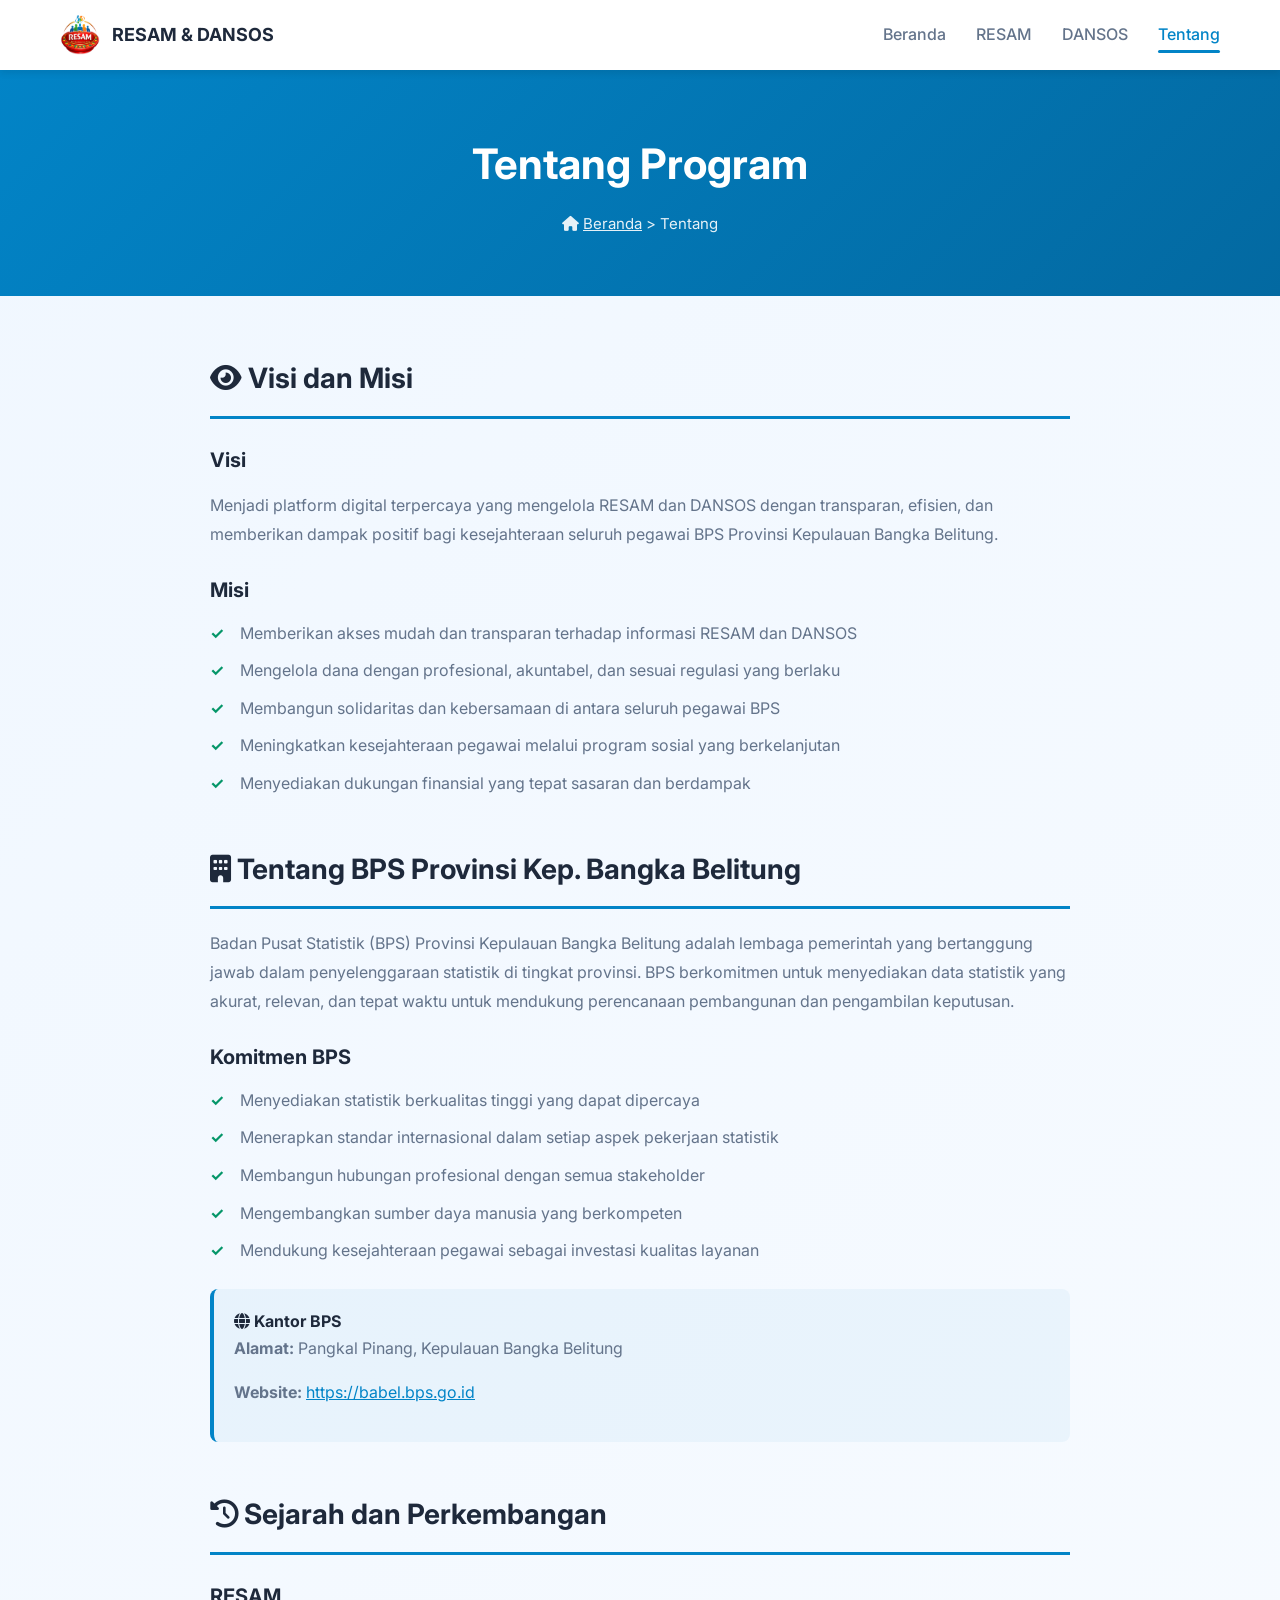
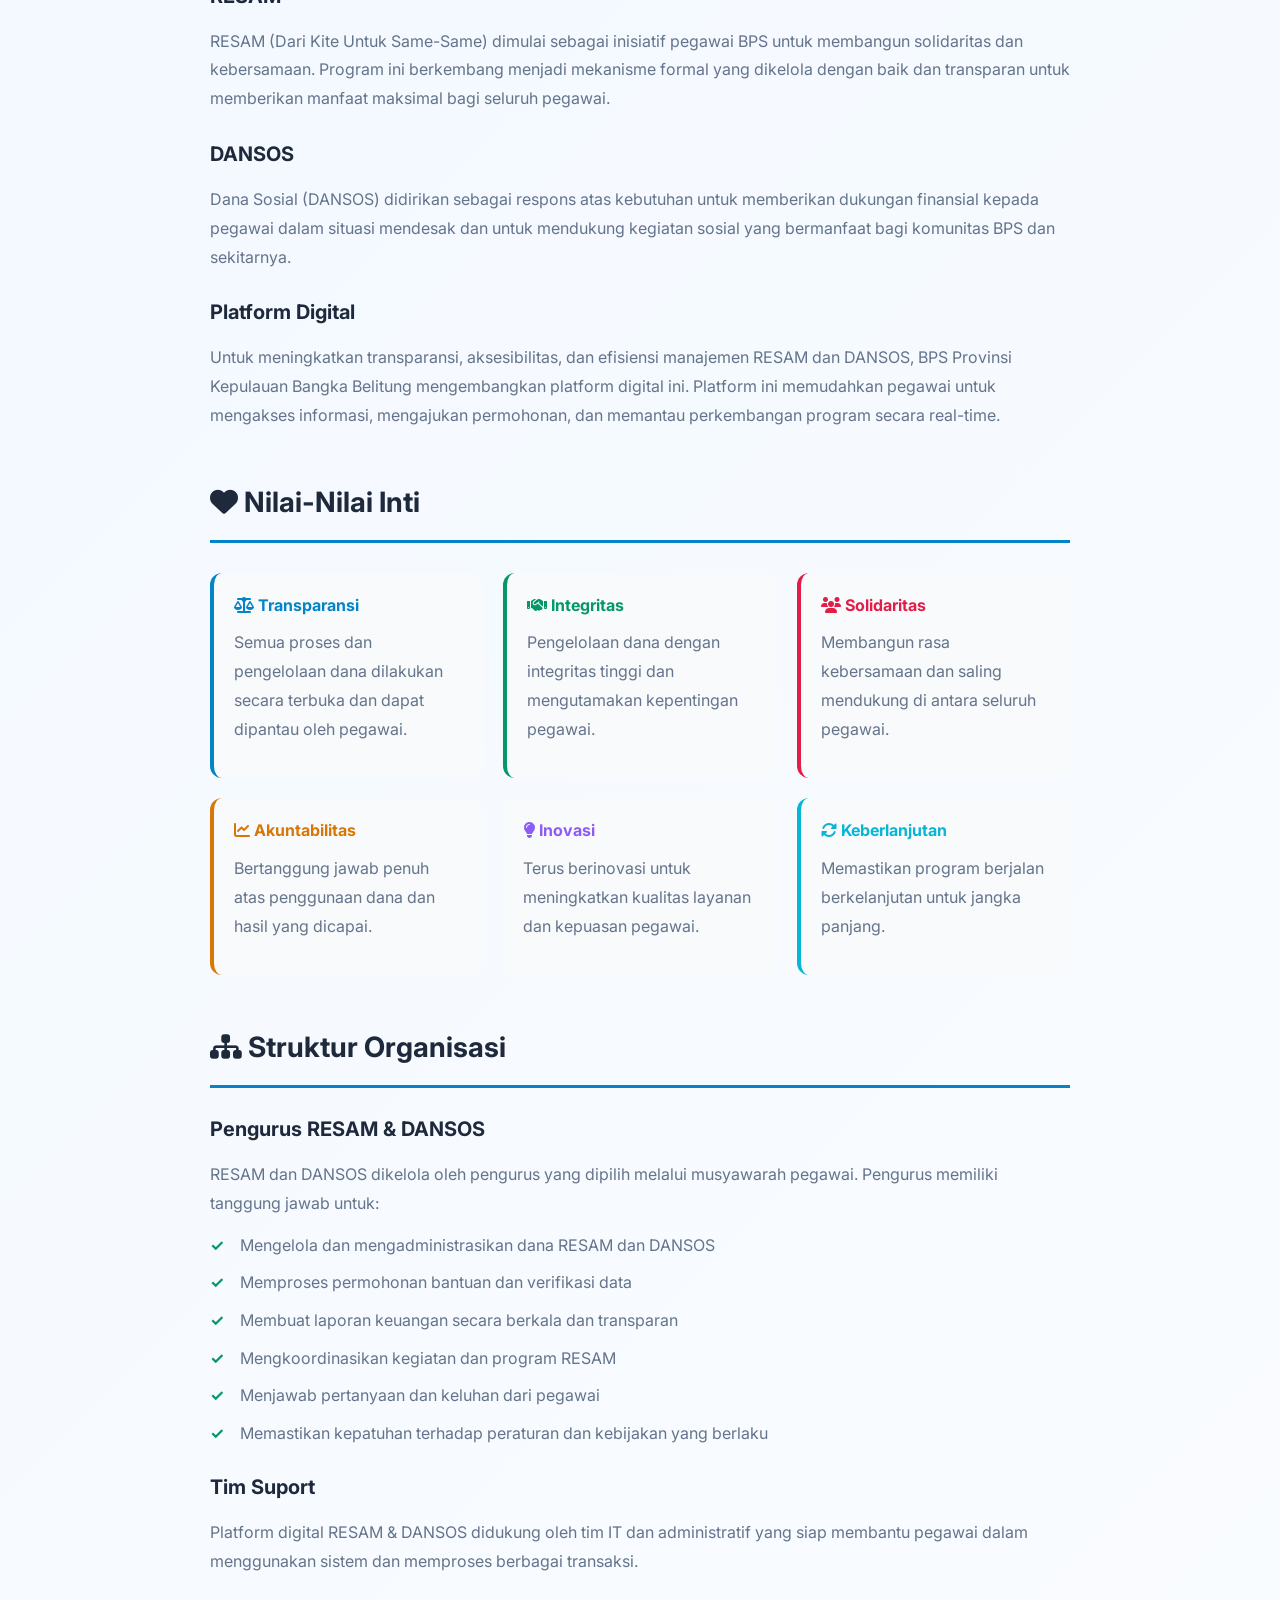
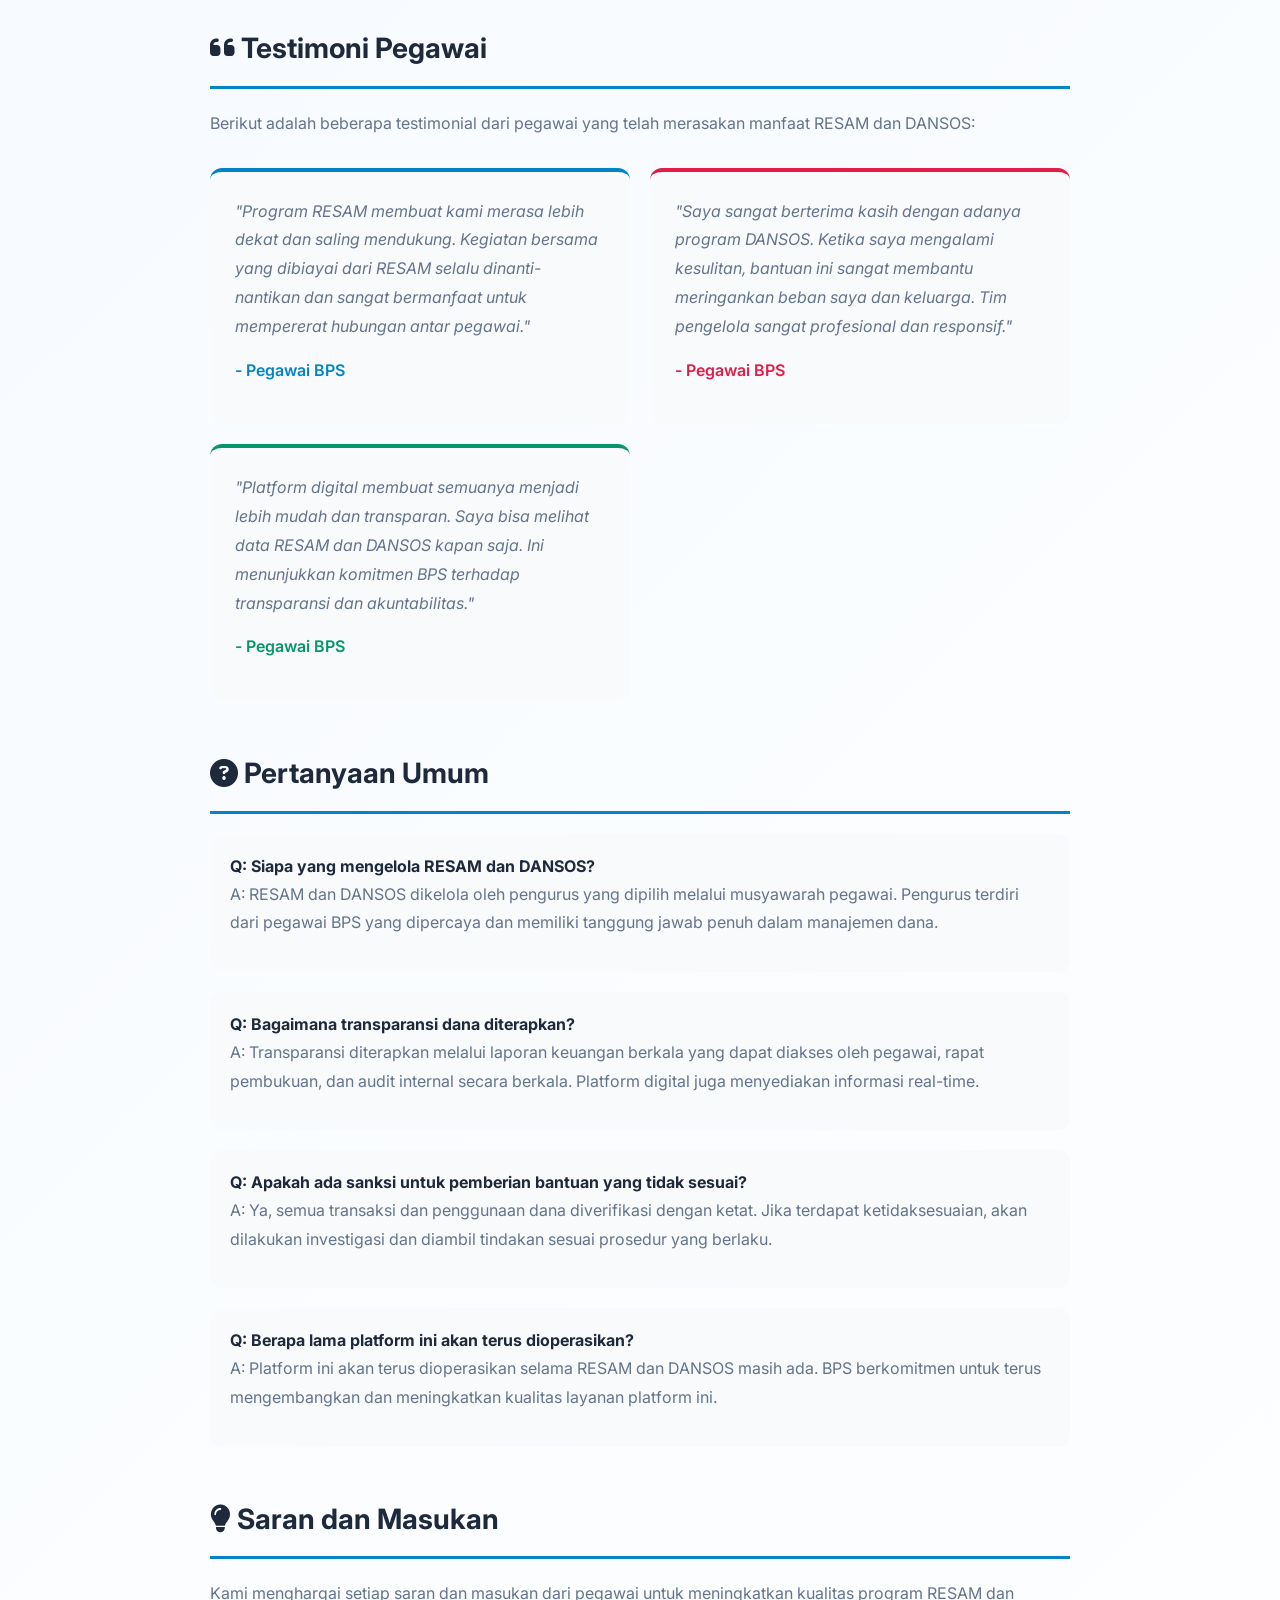
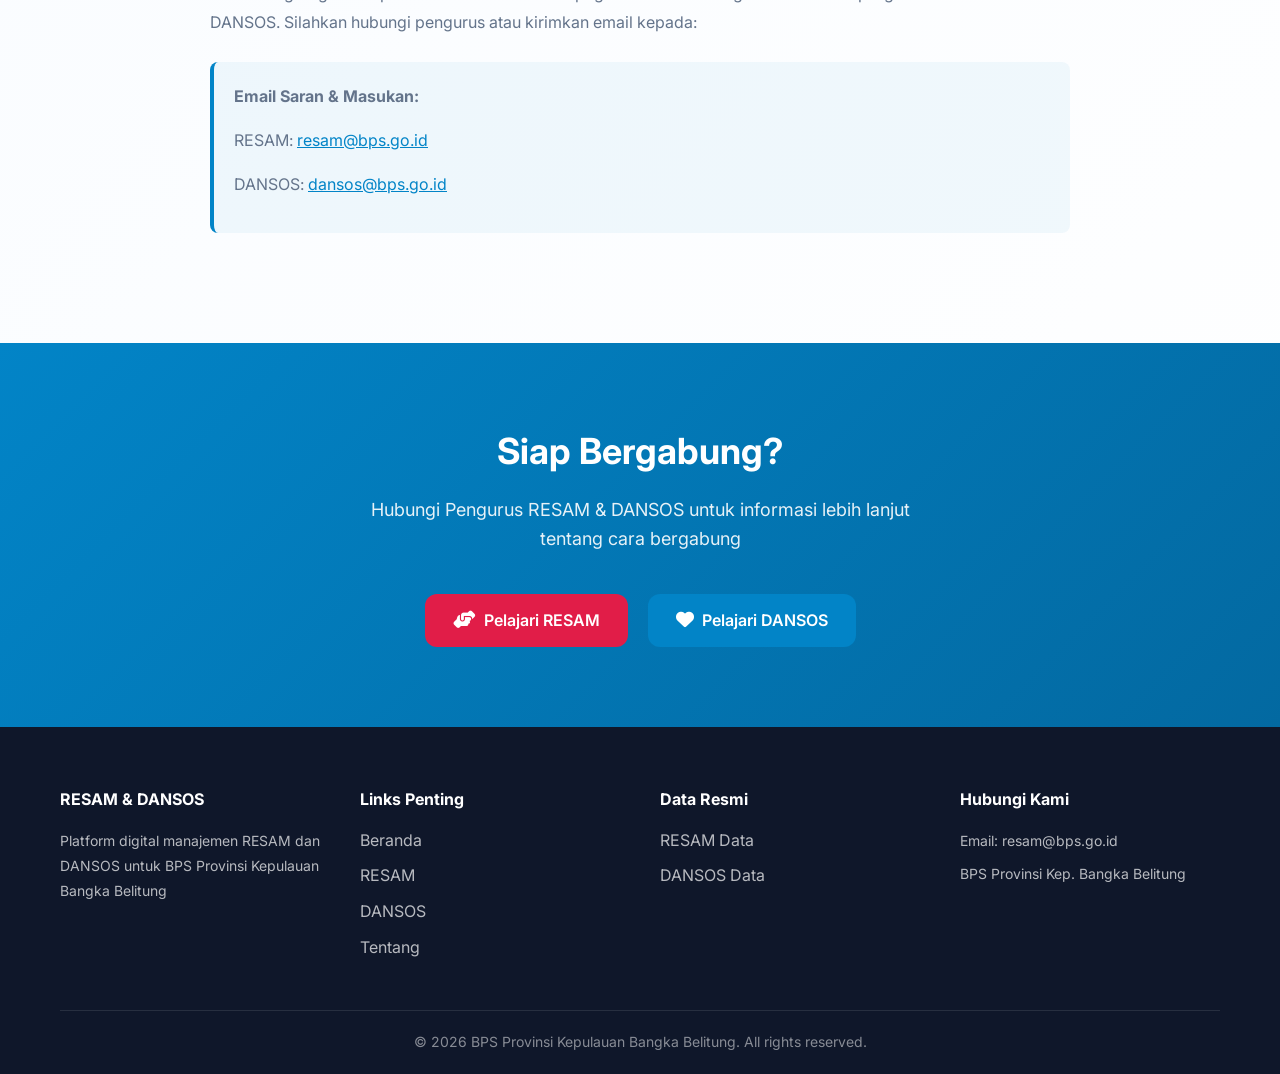
<file: about.html>
<!DOCTYPE html>
<html lang="id">
<head>
    <meta charset="UTF-8">
    <meta name="viewport" content="width=device-width, initial-scale=1.0">
    <title>Tentang - RESAM & DANSOS</title>
    <meta name="description" content="Platform digital manajemen RESAM dan DANSOS untuk BPS Provinsi Kepulauan Bangka Belitung">
    <meta name="keywords" content="RESAM, DANSOS, BPS, Bangka Belitung, sosial, kebersamaan">
    <meta name="author" content="BPS Provinsi Kepulauan Bangka Belitung">
    <meta property="og:title" content="Tentang - RESAM & DANSOS">
    <meta property="og:description" content="Platform digital manajemen RESAM dan DANSOS untuk BPS Provinsi Kepulauan Bangka Belitung">
    <meta property="og:url" content="https://resam-bps.vercel.app/about.html">
    <meta property="og:type" content="website">
    <meta name="twitter:card" content="summary_large_image">
    <meta name="twitter:title" content="Tentang - RESAM & DANSOS">
    <meta name="twitter:description" content="Platform digital manajemen RESAM dan DANSOS untuk BPS Provinsi Kepulauan Bangka Belitung">
    <link rel="canonical" href="https://resam-bps.vercel.app/about.html">
    <link href="https://fonts.googleapis.com/css2?family=Inter:wght@300;400;500;600;700&display=swap" rel="stylesheet">
    <link rel="stylesheet" href="https://cdnjs.cloudflare.com/ajax/libs/font-awesome/6.4.0/css/all.min.css">
    <link rel="stylesheet" href="assets/css/style.css">
    <link rel="icon" href="image/logo.png" type="image/jpeg">
    <link rel="shortcut icon" href="image/logo.png" type="image/jpeg">
    <link rel="apple-touch-icon" href="image/logo.png">
</head>
<body>
    <!-- Navigation -->
    <nav class="navbar">
        <div class="navbar-container">
            <div class="navbar-brand">
                <img src="image/logo.png" alt="Logo RESAM & DANSOS">
                <span>RESAM & DANSOS</span>
            </div>
            <div class="navbar-menu" id="navbarMenu">
                <a href="index.html" class="nav-link">Beranda</a>
                <a href="resam.html" class="nav-link">RESAM</a>
                <a href="dansos.html" class="nav-link">DANSOS</a>
                <a href="about.html" class="nav-link active">Tentang</a>
            </div>
            <div class="hamburger" id="hamburger">
                <span></span>
                <span></span>
                <span></span>
            </div>
        </div>
    </nav>

    <!-- Page Header -->
    <header class="page-header" style="background: linear-gradient(135deg, #0284c7, #0369a1);">
        <div class="container">
            <h1>Tentang Program</h1>
            <p class="breadcrumb"><i class="fas fa-home"></i> <a href="index.html" style="color:white">Beranda</a> > Tentang</p>
        </div>
    </header>

    <!-- Main Content -->
    <section class="page-content">
        <div class="container">
            <!-- Visi & Misi -->
            <div class="content-section">
                <h2><i class="fas fa-eye"></i> Visi dan Misi</h2>
                
                <h3>Visi</h3>
                <p>
                    Menjadi platform digital terpercaya yang mengelola RESAM dan DANSOS dengan transparan, 
                    efisien, dan memberikan dampak positif bagi kesejahteraan seluruh pegawai BPS Provinsi 
                    Kepulauan Bangka Belitung.
                </p>

                <h3>Misi</h3>
                <ul class="content-list">
                    <li>Memberikan akses mudah dan transparan terhadap informasi RESAM dan DANSOS</li>
                    <li>Mengelola dana dengan profesional, akuntabel, dan sesuai regulasi yang berlaku</li>
                    <li>Membangun solidaritas dan kebersamaan di antara seluruh pegawai BPS</li>
                    <li>Meningkatkan kesejahteraan pegawai melalui program sosial yang berkelanjutan</li>
                    <li>Menyediakan dukungan finansial yang tepat sasaran dan berdampak</li>
                </ul>
            </div>

            <!-- Tentang BPS -->
            <div class="content-section">
                <h2><i class="fas fa-building"></i> Tentang BPS Provinsi Kep. Bangka Belitung</h2>
                <p>
                    Badan Pusat Statistik (BPS) Provinsi Kepulauan Bangka Belitung adalah lembaga pemerintah 
                    yang bertanggung jawab dalam penyelenggaraan statistik di tingkat provinsi. BPS berkomitmen 
                    untuk menyediakan data statistik yang akurat, relevan, dan tepat waktu untuk mendukung 
                    perencanaan pembangunan dan pengambilan keputusan.
                </p>

                <h3>Komitmen BPS</h3>
                <ul class="content-list">
                    <li>Menyediakan statistik berkualitas tinggi yang dapat dipercaya</li>
                    <li>Menerapkan standar internasional dalam setiap aspek pekerjaan statistik</li>
                    <li>Membangun hubungan profesional dengan semua stakeholder</li>
                    <li>Mengembangkan sumber daya manusia yang berkompeten</li>
                    <li>Mendukung kesejahteraan pegawai sebagai investasi kualitas layanan</li>
                </ul>

                <div class="info-box">
                    <h4><i class="fas fa-globe"></i> Kantor BPS</h4>
                    <p><strong>Alamat:</strong> Pangkal Pinang, Kepulauan Bangka Belitung</p>
                    <p><strong>Website:</strong> <a href="https://babel.bps.go.id" target="_blank" style="color: var(--primary-color);">https://babel.bps.go.id</a></p>
                </div>
            </div>

            <!-- Sejarah RESAM dan DANSOS -->
            <div class="content-section">
                <h2><i class="fas fa-history"></i> Sejarah dan Perkembangan</h2>
                
                <h3>RESAM</h3>
                <p>
                    RESAM (Dari Kite Untuk Same-Same) dimulai sebagai inisiatif pegawai BPS untuk membangun 
                    solidaritas dan kebersamaan. Program ini berkembang menjadi mekanisme formal yang dikelola 
                    dengan baik dan transparan untuk memberikan manfaat maksimal bagi seluruh pegawai.
                </p>

                <h3>DANSOS</h3>
                <p>
                    Dana Sosial (DANSOS) didirikan sebagai respons atas kebutuhan untuk memberikan dukungan 
                    finansial kepada pegawai dalam situasi mendesak dan untuk mendukung kegiatan sosial yang 
                    bermanfaat bagi komunitas BPS dan sekitarnya.
                </p>

                <h3>Platform Digital</h3>
                <p>
                    Untuk meningkatkan transparansi, aksesibilitas, dan efisiensi manajemen RESAM dan DANSOS, 
                    BPS Provinsi Kepulauan Bangka Belitung mengembangkan platform digital ini. Platform ini 
                    memudahkan pegawai untuk mengakses informasi, mengajukan permohonan, dan memantau perkembangan 
                    program secara real-time.
                </p>
            </div>

            <!-- Nilai-Nilai -->
            <div class="content-section">
                <h2><i class="fas fa-heart"></i> Nilai-Nilai Inti</h2>
                <div style="display: grid; grid-template-columns: repeat(auto-fit, minmax(250px, 1fr)); gap: 20px; margin: 30px 0;">
                    <div style="background: var(--bg-light); padding: 20px; border-radius: 12px; border-left: 4px solid #0284c7;">
                        <h4 style="color: #0284c7; margin-bottom: 10px;"><i class="fas fa-balance-scale"></i> Transparansi</h4>
                        <p>Semua proses dan pengelolaan dana dilakukan secara terbuka dan dapat dipantau oleh pegawai.</p>
                    </div>
                    <div style="background: var(--bg-light); padding: 20px; border-radius: 12px; border-left: 4px solid #059669;">
                        <h4 style="color: #059669; margin-bottom: 10px;"><i class="fas fa-handshake"></i> Integritas</h4>
                        <p>Pengelolaan dana dengan integritas tinggi dan mengutamakan kepentingan pegawai.</p>
                    </div>
                    <div style="background: var(--bg-light); padding: 20px; border-radius: 12px; border-left: 4px solid #e11d48;">
                        <h4 style="color: #e11d48; margin-bottom: 10px;"><i class="fas fa-users"></i> Solidaritas</h4>
                        <p>Membangun rasa kebersamaan dan saling mendukung di antara seluruh pegawai.</p>
                    </div>
                    <div style="background: var(--bg-light); padding: 20px; border-radius: 12px; border-left: 4px solid #d97706;">
                        <h4 style="color: #d97706; margin-bottom: 10px;"><i class="fas fa-chart-line"></i> Akuntabilitas</h4>
                        <p>Bertanggung jawab penuh atas penggunaan dana dan hasil yang dicapai.</p>
                    </div>
                    <div style="background: var(--bg-light); padding: 20px; border-radius: 12px; border-left: 4px solid: #8b5cf6;">
                        <h4 style="color: #8b5cf6; margin-bottom: 10px;"><i class="fas fa-lightbulb"></i> Inovasi</h4>
                        <p>Terus berinovasi untuk meningkatkan kualitas layanan dan kepuasan pegawai.</p>
                    </div>
                    <div style="background: var(--bg-light); padding: 20px; border-radius: 12px; border-left: 4px solid #06b6d4;">
                        <h4 style="color: #06b6d4; margin-bottom: 10px;"><i class="fas fa-sync-alt"></i> Keberlanjutan</h4>
                        <p>Memastikan program berjalan berkelanjutan untuk jangka panjang.</p>
                    </div>
                </div>
            </div>

            <!-- Struktur Organisasi -->
            <div class="content-section">
                <h2><i class="fas fa-sitemap"></i> Struktur Organisasi</h2>
                
                <h3>Pengurus RESAM & DANSOS</h3>
                <p>
                    RESAM dan DANSOS dikelola oleh pengurus yang dipilih melalui musyawarah pegawai. 
                    Pengurus memiliki tanggung jawab untuk:
                </p>
                <ul class="content-list">
                    <li>Mengelola dan mengadministrasikan dana RESAM dan DANSOS</li>
                    <li>Memproses permohonan bantuan dan verifikasi data</li>
                    <li>Membuat laporan keuangan secara berkala dan transparan</li>
                    <li>Mengkoordinasikan kegiatan dan program RESAM</li>
                    <li>Menjawab pertanyaan dan keluhan dari pegawai</li>
                    <li>Memastikan kepatuhan terhadap peraturan dan kebijakan yang berlaku</li>
                </ul>

                <h3>Tim Suport</h3>
                <p>
                    Platform digital RESAM & DANSOS didukung oleh tim IT dan administratif yang siap 
                    membantu pegawai dalam menggunakan sistem dan memproses berbagai transaksi.
                </p>
            </div>

            <!-- Testimoni -->
            <div class="content-section">
                <h2><i class="fas fa-quote-left"></i> Testimoni Pegawai</h2>
                <p>Berikut adalah beberapa testimonial dari pegawai yang telah merasakan manfaat RESAM dan DANSOS:</p>
                
                <div style="display: grid; grid-template-columns: repeat(auto-fit, minmax(300px, 1fr)); gap: 20px; margin: 30px 0;">
                    <div style="background: var(--bg-light); padding: 25px; border-radius: 12px; border-top: 4px solid #0284c7;">
                        <p style="margin-bottom: 15px; font-style: italic;">
                            "Program RESAM membuat kami merasa lebih dekat dan saling mendukung. Kegiatan bersama yang dibiayai 
                            dari RESAM selalu dinanti-nantikan dan sangat bermanfaat untuk mempererat hubungan antar pegawai."
                        </p>
                        <p style="font-weight: 600; color: var(--primary-color);">- Pegawai BPS</p>
                    </div>

                    <div style="background: var(--bg-light); padding: 25px; border-radius: 12px; border-top: 4px solid #e11d48;">
                        <p style="margin-bottom: 15px; font-style: italic;">
                            "Saya sangat berterima kasih dengan adanya program DANSOS. Ketika saya mengalami kesulitan, 
                            bantuan ini sangat membantu meringankan beban saya dan keluarga. Tim pengelola sangat profesional 
                            dan responsif."
                        </p>
                        <p style="font-weight: 600; color: var(--secondary-color);">- Pegawai BPS</p>
                    </div>

                    <div style="background: var(--bg-light); padding: 25px; border-radius: 12px; border-top: 4px solid #059669;">
                        <p style="margin-bottom: 15px; font-style: italic;">
                            "Platform digital membuat semuanya menjadi lebih mudah dan transparan. Saya bisa melihat data RESAM 
                            dan DANSOS kapan saja. Ini menunjukkan komitmen BPS terhadap transparansi dan akuntabilitas."
                        </p>
                        <p style="font-weight: 600; color: var(--success-color);">- Pegawai BPS</p>
                    </div>
                </div>
            </div>

            <!-- FAQ -->
            <div class="content-section">
                <h2><i class="fas fa-question-circle"></i> Pertanyaan Umum</h2>
                
                <div style="background: var(--bg-light); padding: 20px; border-radius: 12px; margin: 20px 0;">
                    <h4><strong>Q: Siapa yang mengelola RESAM dan DANSOS?</strong></h4>
                    <p>A: RESAM dan DANSOS dikelola oleh pengurus yang dipilih melalui musyawarah pegawai. 
                    Pengurus terdiri dari pegawai BPS yang dipercaya dan memiliki tanggung jawab penuh dalam manajemen dana.</p>
                </div>

                <div style="background: var(--bg-light); padding: 20px; border-radius: 12px; margin: 20px 0;">
                    <h4><strong>Q: Bagaimana transparansi dana diterapkan?</strong></h4>
                    <p>A: Transparansi diterapkan melalui laporan keuangan berkala yang dapat diakses oleh pegawai, 
                    rapat pembukuan, dan audit internal secara berkala. Platform digital juga menyediakan informasi real-time.</p>
                </div>

                <div style="background: var(--bg-light); padding: 20px; border-radius: 12px; margin: 20px 0;">
                    <h4><strong>Q: Apakah ada sanksi untuk pemberian bantuan yang tidak sesuai?</strong></h4>
                    <p>A: Ya, semua transaksi dan penggunaan dana diverifikasi dengan ketat. Jika terdapat 
                    ketidaksesuaian, akan dilakukan investigasi dan diambil tindakan sesuai prosedur yang berlaku.</p>
                </div>

                <div style="background: var(--bg-light); padding: 20px; border-radius: 12px; margin: 20px 0;">
                    <h4><strong>Q: Berapa lama platform ini akan terus dioperasikan?</strong></h4>
                    <p>A: Platform ini akan terus dioperasikan selama RESAM dan DANSOS masih ada. 
                    BPS berkomitmen untuk terus mengembangkan dan meningkatkan kualitas layanan platform ini.</p>
                </div>
            </div>

            <!-- Rekomendasi -->
            <div class="content-section">
                <h2><i class="fas fa-lightbulb"></i> Saran dan Masukan</h2>
                <p>
                    Kami menghargai setiap saran dan masukan dari pegawai untuk meningkatkan kualitas program RESAM dan DANSOS. 
                    Silahkan hubungi pengurus atau kirimkan email kepada:
                </p>
                <div class="info-box">
                    <p><strong>Email Saran & Masukan:</strong></p>
                    <p>
                        RESAM: <a href="mailto:resam@bps.go.id" style="color: var(--primary-color);">resam@bps.go.id</a>
                    </p>
                    <p>
                        DANSOS: <a href="mailto:dansos@bps.go.id" style="color: var(--primary-color);">dansos@bps.go.id</a>
                    </p>
                </div>
            </div>
        </div>
    </section>

    <!-- CTA Section -->
    <section class="cta-section">
        <div class="container">
            <h2>Siap Bergabung?</h2>
            <p>Hubungi Pengurus RESAM & DANSOS untuk informasi lebih lanjut tentang cara bergabung</p>
            <div class="cta-buttons">
                <a href="resam.html" class="btn btn-secondary">
                    <i class="fas fa-hands-helping"></i> Pelajari RESAM
                </a>
                <a href="dansos.html" class="btn btn-primary">
                    <i class="fas fa-heart"></i> Pelajari DANSOS
                </a>
            </div>
        </div>
    </section>

    <!-- Footer -->
    <footer class="footer">
        <div class="container">
            <div class="footer-content">
                <div class="footer-section">
                    <h4>RESAM & DANSOS</h4>
                    <p>Platform digital manajemen RESAM dan DANSOS untuk BPS Provinsi Kepulauan Bangka Belitung</p>
                </div>
                <div class="footer-section">
                    <h4>Links Penting</h4>
                    <ul>
                        <li><a href="index.html">Beranda</a></li>
                        <li><a href="resam.html">RESAM</a></li>
                        <li><a href="dansos.html">DANSOS</a></li>
                        <li><a href="about.html">Tentang</a></li>
                    </ul>
                </div>
                <div class="footer-section">
                    <h4>Data Resmi</h4>
                    <ul>
                        <li><a href="http://s.bps.go.id/RESAM1900" target="_blank">RESAM Data</a></li>
                        <li><a href="http://s.bps.go.id/dansosBabelBPS" target="_blank">DANSOS Data</a></li>
                    </ul>
                </div>
                <div class="footer-section">
                    <h4>Hubungi Kami</h4>
                    <p>Email: resam@bps.go.id</p>
                    <p>BPS Provinsi Kep. Bangka Belitung</p>
                </div>
            </div>
            <div class="footer-bottom">
                <p>&copy; 2026 BPS Provinsi Kepulauan Bangka Belitung. All rights reserved.</p>
            </div>
        </div>
    </footer>

    <script type="module" src="assets/js/script.js"></script>
</body>
</html>
</file>
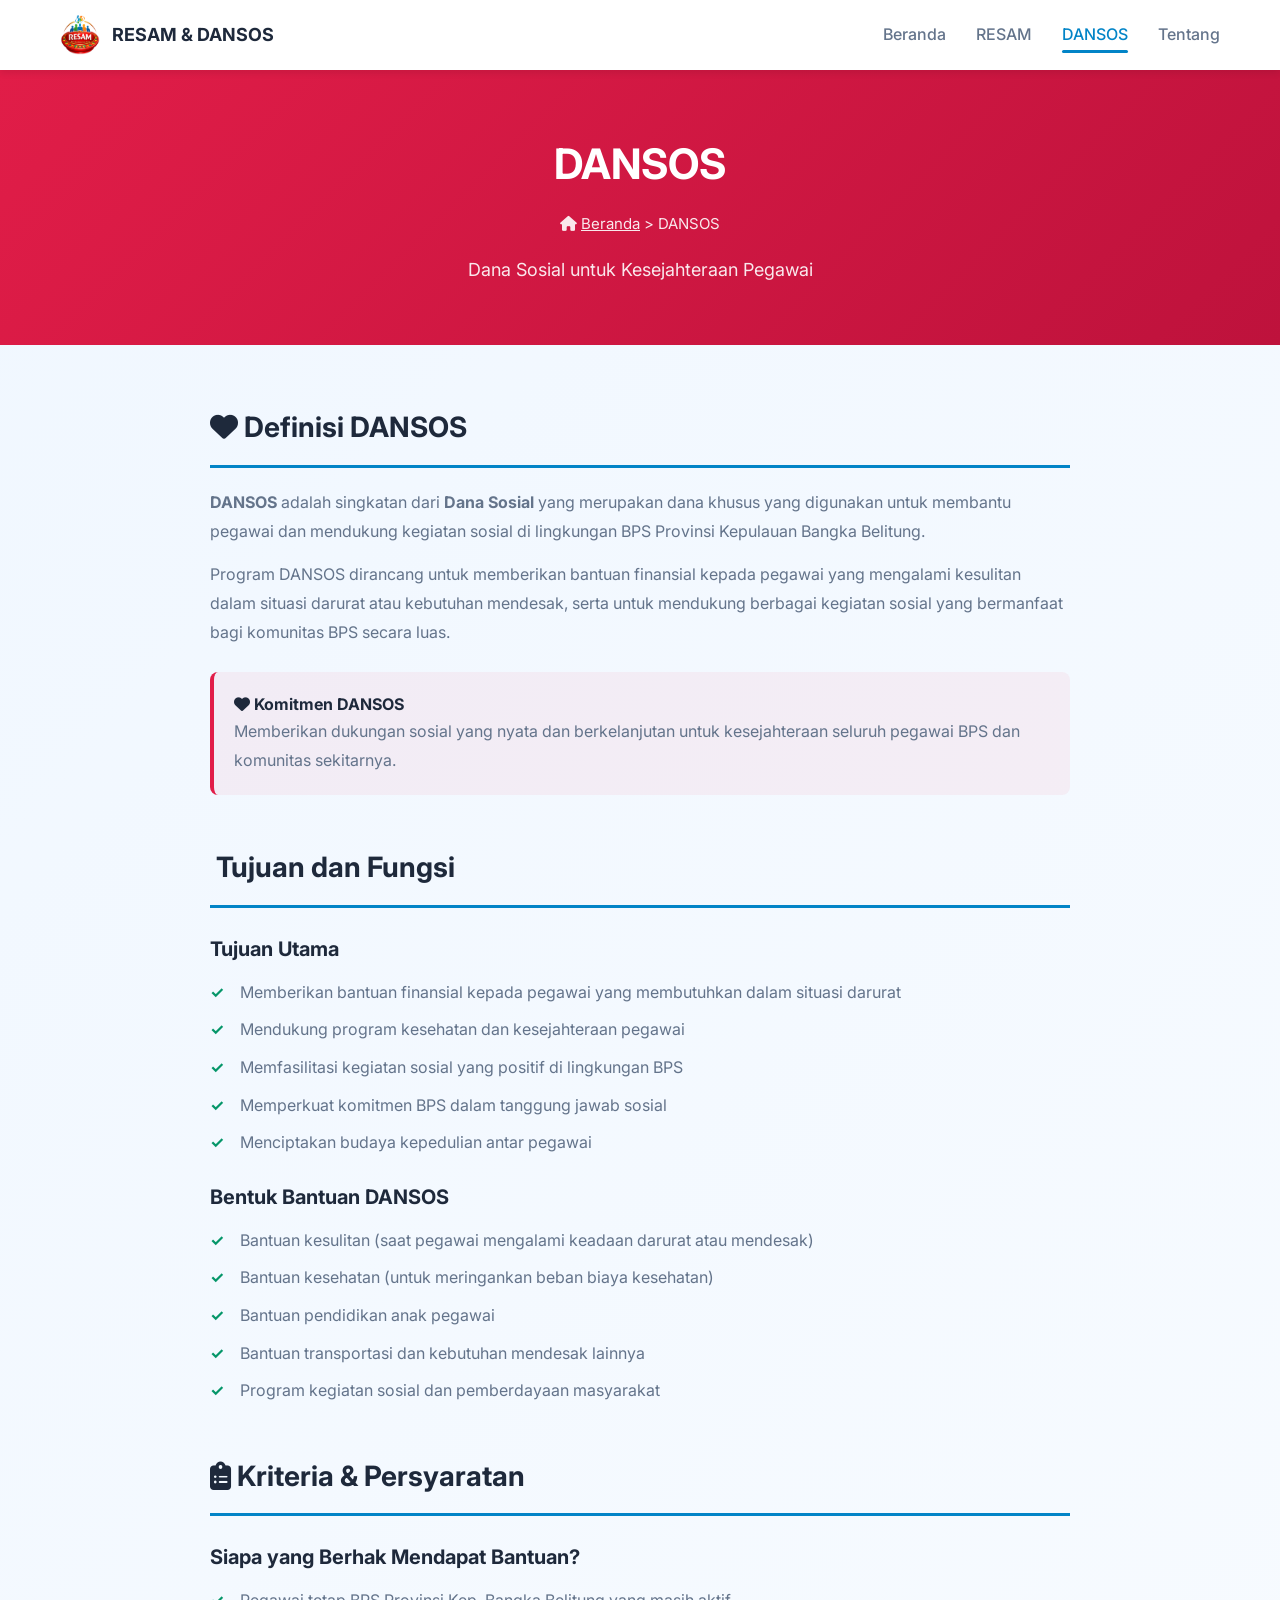
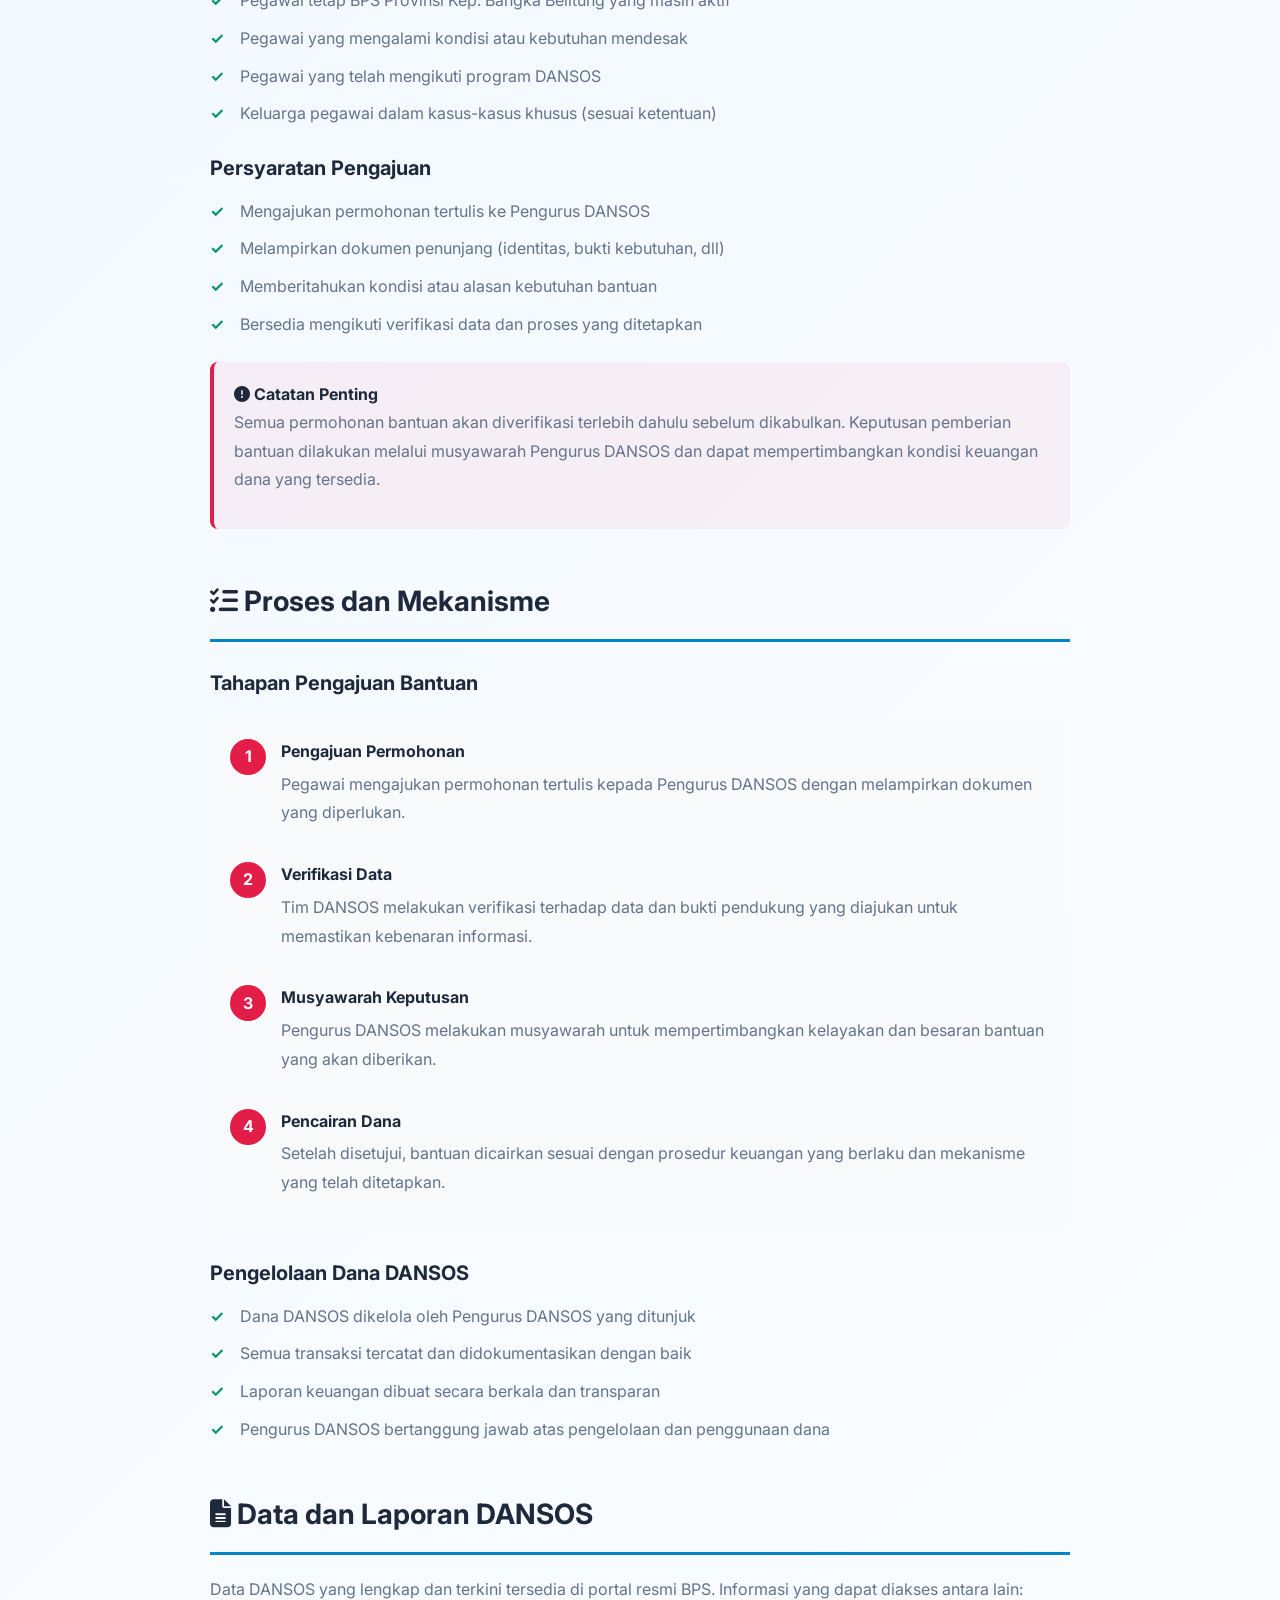
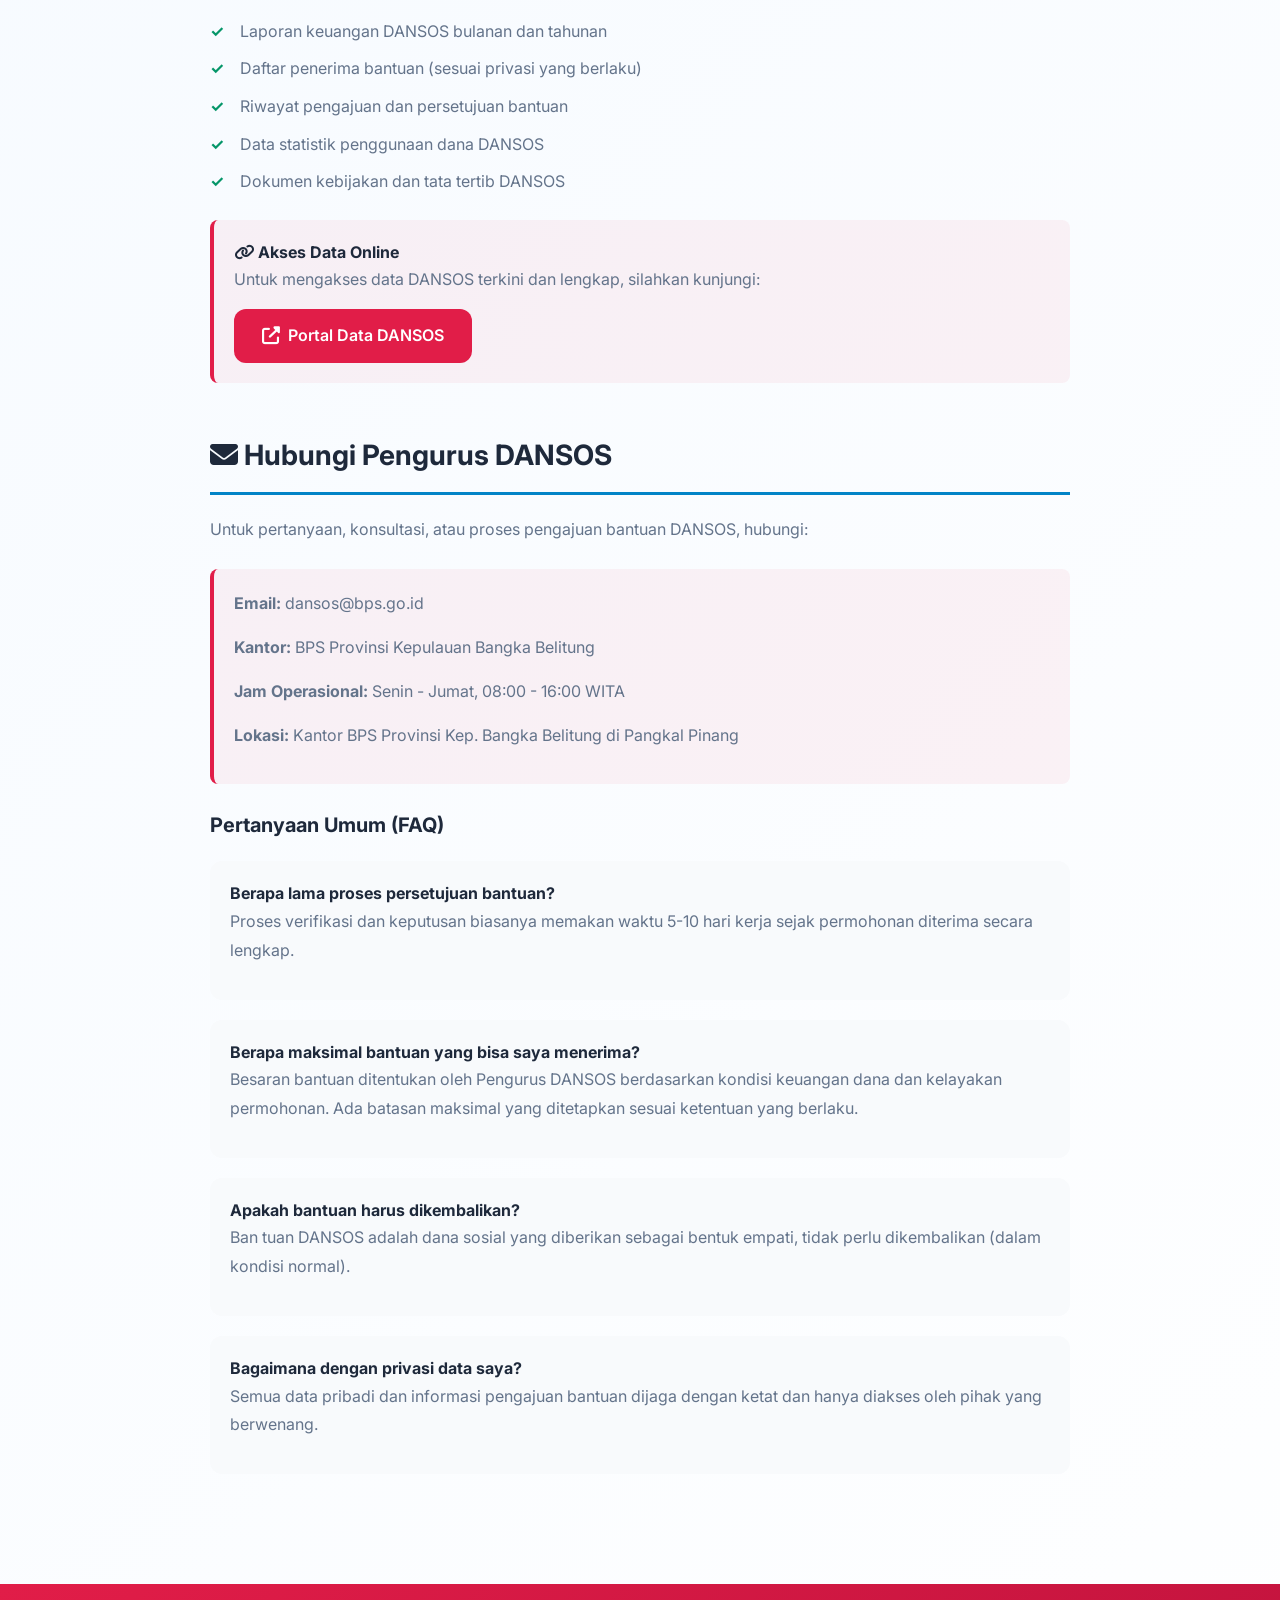
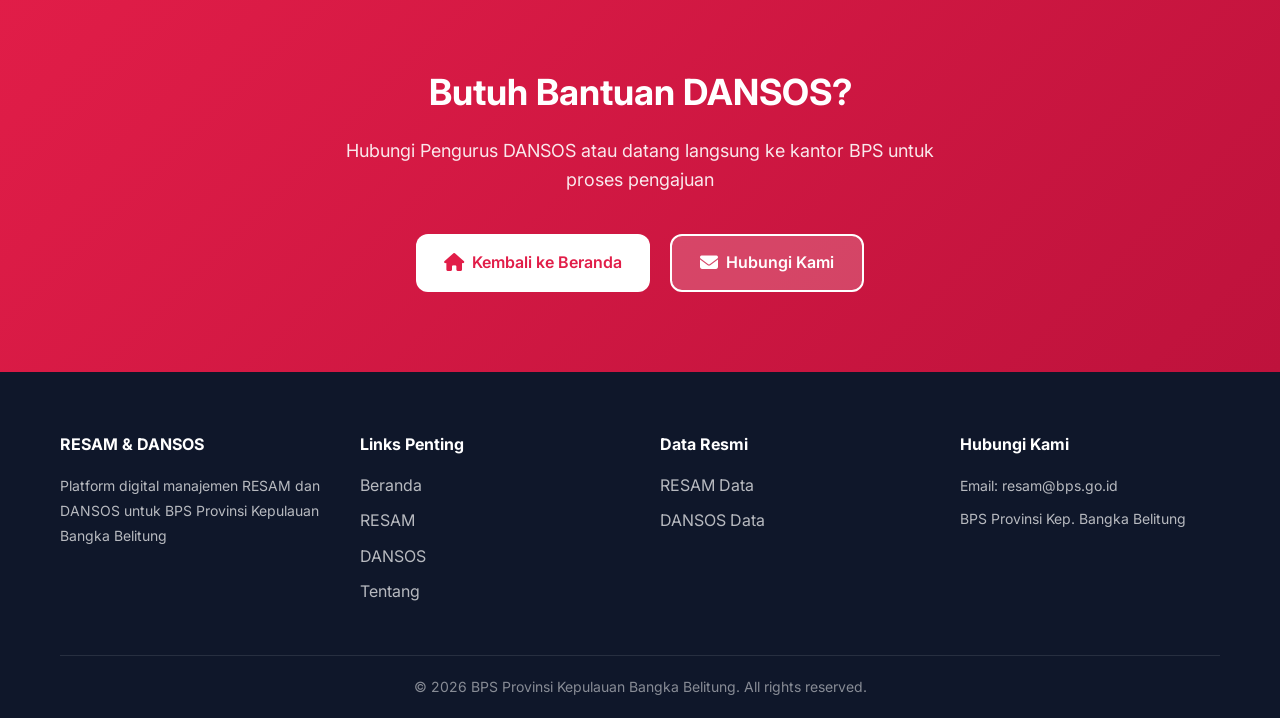
<file: dansos.html>
<!DOCTYPE html>
<html lang="id">
<head>
    <meta charset="UTF-8">
    <meta name="viewport" content="width=device-width, initial-scale=1.0">
    <title>DANSOS - BPS Provinsi Kep. Bangka Belitung</title>
    <meta name="description" content="Platform digital manajemen RESAM dan DANSOS untuk BPS Provinsi Kepulauan Bangka Belitung">
    <meta name="keywords" content="RESAM, DANSOS, BPS, Bangka Belitung, sosial, kebersamaan">
    <meta name="author" content="BPS Provinsi Kepulauan Bangka Belitung">
    <meta property="og:title" content="DANSOS - BPS Provinsi Kep. Bangka Belitung">
    <meta property="og:description" content="Platform digital manajemen RESAM dan DANSOS untuk BPS Provinsi Kepulauan Bangka Belitung">
    <meta property="og:url" content="https://resam-bps.vercel.app/dansos.html">
    <meta property="og:type" content="website">
    <meta name="twitter:card" content="summary_large_image">
    <meta name="twitter:title" content="DANSOS - BPS Provinsi Kep. Bangka Belitung">
    <meta name="twitter:description" content="Platform digital manajemen RESAM dan DANSOS untuk BPS Provinsi Kepulauan Bangka Belitung">
    <link rel="canonical" href="https://resam-bps.vercel.app/dansos.html">
    <link href="https://fonts.googleapis.com/css2?family=Inter:wght@300;400;500;600;700&display=swap" rel="stylesheet">
    <link rel="stylesheet" href="https://cdnjs.cloudflare.com/ajax/libs/font-awesome/6.4.0/css/all.min.css">
    <link rel="stylesheet" href="assets/css/style.css">
    <link rel="icon" href="image/logo.png" type="image/jpeg">
    <link rel="shortcut icon" href="image/logo.png" type="image/jpeg">
    <link rel="apple-touch-icon" href="image/logo.png">
</head>
<body>
    <!-- Navigation -->
    <nav class="navbar">
        <div class="navbar-container">
            <div class="navbar-brand">
                <img src="image/logo.png" alt="Logo RESAM & DANSOS">
                <span>RESAM & DANSOS</span>
            </div>
            <div class="navbar-menu" id="navbarMenu">
                <a href="index.html" class="nav-link">Beranda</a>
                <a href="resam.html" class="nav-link">RESAM</a>
                <a href="dansos.html" class="nav-link active">DANSOS</a>
                <a href="about.html" class="nav-link">Tentang</a>
            </div>
            <div class="hamburger" id="hamburger">
                <span></span>
                <span></span>
                <span></span>
            </div>
        </div>
    </nav>

    <!-- Page Header -->
    <header class="page-header dansos-header" style="background: linear-gradient(135deg, #e11d48, #be123c);">
        <div class="container">
            <h1>DANSOS</h1>
            <p class="breadcrumb"><i class="fas fa-home"></i> <a href="index.html" style="color:white">Beranda</a> > DANSOS</p>
            <p style="margin-top: 20px; font-size: 18px; opacity: 0.9;">Dana Sosial untuk Kesejahteraan Pegawai</p>
        </div>
    </header>

    <!-- Main Content -->
    <section class="page-content">
        <div class="container">
            <!-- Definisi DANSOS -->
            <div class="content-section">
                <h2><i class="fas fa-heart"></i> Definisi DANSOS</h2>
                <p>
                    <strong>DANSOS</strong> adalah singkatan dari <strong>Dana Sosial</strong> yang merupakan 
                    dana khusus yang digunakan untuk membantu pegawai dan mendukung kegiatan sosial 
                    di lingkungan BPS Provinsi Kepulauan Bangka Belitung.
                </p>
                <p>
                    Program DANSOS dirancang untuk memberikan bantuan finansial kepada pegawai yang mengalami 
                    kesulitan dalam situasi darurat atau kebutuhan mendesak, serta untuk mendukung berbagai 
                    kegiatan sosial yang bermanfaat bagi komunitas BPS secara luas.
                </p>

                <div class="info-box" style="background: rgba(225, 29, 72, 0.05); border-left-color: #e11d48;">
                    <h4><i class="fas fa-heart"></i> Komitmen DANSOS</h4>
                    <p style="margin: 0;">Memberikan dukungan sosial yang nyata dan berkelanjutan untuk kesejahteraan seluruh pegawai BPS dan komunitas sekitarnya.</p>
                </div>
            </div>

            <!-- Tujuan DANSOS -->
            <div class="content-section">
                <h2><i class="fas fa-target"></i> Tujuan dan Fungsi</h2>
                <h3>Tujuan Utama</h3>
                <ul class="content-list">
                    <li>Memberikan bantuan finansial kepada pegawai yang membutuhkan dalam situasi darurat</li>
                    <li>Mendukung program kesehatan dan kesejahteraan pegawai</li>
                    <li>Memfasilitasi kegiatan sosial yang positif di lingkungan BPS</li>
                    <li>Memperkuat komitmen BPS dalam tanggung jawab sosial</li>
                    <li>Menciptakan budaya kepedulian antar pegawai</li>
                </ul>

                <h3>Bentuk Bantuan DANSOS</h3>
                <ul class="content-list">
                    <li>Bantuan kesulitan (saat pegawai mengalami keadaan darurat atau mendesak)</li>
                    <li>Bantuan kesehatan (untuk meringankan beban biaya kesehatan)</li>
                    <li>Bantuan pendidikan anak pegawai</li>
                    <li>Bantuan transportasi dan kebutuhan mendesak lainnya</li>
                    <li>Program kegiatan sosial dan pemberdayaan masyarakat</li>
                </ul>
            </div>

            <!-- Kriteria dan Persyaratan -->
            <div class="content-section">
                <h2><i class="fas fa-clipboard-list"></i> Kriteria & Persyaratan</h2>
                
                <h3>Siapa yang Berhak Mendapat Bantuan?</h3>
                <ul class="content-list">
                    <li>Pegawai tetap BPS Provinsi Kep. Bangka Belitung yang masih aktif</li>
                    <li>Pegawai yang mengalami kondisi atau kebutuhan mendesak</li>
                    <li>Pegawai yang telah mengikuti program DANSOS</li>
                    <li>Keluarga pegawai dalam kasus-kasus khusus (sesuai ketentuan)</li>
                </ul>

                <h3>Persyaratan Pengajuan</h3>
                <ul class="content-list">
                    <li>Mengajukan permohonan tertulis ke Pengurus DANSOS</li>
                    <li>Melampirkan dokumen penunjang (identitas, bukti kebutuhan, dll)</li>
                    <li>Memberitahukan kondisi atau alasan kebutuhan bantuan</li>
                    <li>Bersedia mengikuti verifikasi data dan proses yang ditetapkan</li>
                </ul>

                <div class="info-box" style="background: rgba(225, 29, 72, 0.05); border-left-color: #e11d48;">
                    <h4><i class="fas fa-exclamation-circle"></i> Catatan Penting</h4>
                    <p>Semua permohonan bantuan akan diverifikasi terlebih dahulu sebelum dikabulkan. Keputusan pemberian bantuan 
                    dilakukan melalui musyawarah Pengurus DANSOS dan dapat mempertimbangkan kondisi keuangan dana yang tersedia.</p>
                </div>
            </div>

            <!-- Proses dan Mekanisme -->
            <div class="content-section">
                <h2><i class="fas fa-tasks"></i> Proses dan Mekanisme</h2>
                
                <h3>Tahapan Pengajuan Bantuan</h3>
                <div style="background: var(--bg-light); padding: 20px; border-radius: 12px; margin: 20px 0;">
                    <div style="display: flex; align-items: start; gap: 15px; margin-bottom: 20px;">
                        <div style="width: 36px; height: 36px; background: #e11d48; color: white; border-radius: 50%; 
                                    display: flex; align-items: center; justify-content: center; flex-shrink: 0; font-weight: bold;">1</div>
                        <div>
                            <h4 style="margin-bottom: 5px;">Pengajuan Permohonan</h4>
                            <p>Pegawai mengajukan permohonan tertulis kepada Pengurus DANSOS dengan melampirkan dokumen yang diperlukan.</p>
                        </div>
                    </div>

                    <div style="display: flex; align-items: start; gap: 15px; margin-bottom: 20px;">
                        <div style="width: 36px; height: 36px; background: #e11d48; color: white; border-radius: 50%; 
                                    display: flex; align-items: center; justify-content: center; flex-shrink: 0; font-weight: bold;">2</div>
                        <div>
                            <h4 style="margin-bottom: 5px;">Verifikasi Data</h4>
                            <p>Tim DANSOS melakukan verifikasi terhadap data dan bukti pendukung yang diajukan untuk memastikan kebenaran informasi.</p>
                        </div>
                    </div>

                    <div style="display: flex; align-items: start; gap: 15px; margin-bottom: 20px;">
                        <div style="width: 36px; height: 36px; background: #e11d48; color: white; border-radius: 50%; 
                                    display: flex; align-items: center; justify-content: center; flex-shrink: 0; font-weight: bold;">3</div>
                        <div>
                            <h4 style="margin-bottom: 5px;">Musyawarah Keputusan</h4>
                            <p>Pengurus DANSOS melakukan musyawarah untuk mempertimbangkan kelayakan dan besaran bantuan yang akan diberikan.</p>
                        </div>
                    </div>

                    <div style="display: flex; align-items: start; gap: 15px;">
                        <div style="width: 36px; height: 36px; background: #e11d48; color: white; border-radius: 50%; 
                                    display: flex; align-items: center; justify-content: center; flex-shrink: 0; font-weight: bold;">4</div>
                        <div>
                            <h4 style="margin-bottom: 5px;">Pencairan Dana</h4>
                            <p>Setelah disetujui, bantuan dicairkan sesuai dengan prosedur keuangan yang berlaku dan mekanisme yang telah ditetapkan.</p>
                        </div>
                    </div>
                </div>

                <h3>Pengelolaan Dana DANSOS</h3>
                <ul class="content-list">
                    <li>Dana DANSOS dikelola oleh Pengurus DANSOS yang ditunjuk</li>
                    <li>Semua transaksi tercatat dan didokumentasikan dengan baik</li>
                    <li>Laporan keuangan dibuat secara berkala dan transparan</li>
                    <li>Pengurus DANSOS bertanggung jawab atas pengelolaan dan penggunaan dana</li>
                </ul>
            </div>

            <!-- Data dan Laporan -->
            <div class="content-section">
                <h2><i class="fas fa-file-alt"></i> Data dan Laporan DANSOS</h2>
                <p>
                    Data DANSOS yang lengkap dan terkini tersedia di portal resmi BPS. 
                    Informasi yang dapat diakses antara lain:
                </p>
                <ul class="content-list">
                    <li>Laporan keuangan DANSOS bulanan dan tahunan</li>
                    <li>Daftar penerima bantuan (sesuai privasi yang berlaku)</li>
                    <li>Riwayat pengajuan dan persetujuan bantuan</li>
                    <li>Data statistik penggunaan dana DANSOS</li>
                    <li>Dokumen kebijakan dan tata tertib DANSOS</li>
                </ul>

                <div class="info-box" style="background: rgba(225, 29, 72, 0.05); border-left-color: #e11d48;">
                    <h4><i class="fas fa-link"></i> Akses Data Online</h4>
                    <p>Untuk mengakses data DANSOS terkini dan lengkap, silahkan kunjungi:</p>
                    <a href="http://s.bps.go.id/dansosBabelBPS" target="_blank" class="btn btn-secondary" style="display: inline-flex;">
                        <i class="fas fa-external-link-alt"></i> Portal Data DANSOS
                    </a>
                </div>
            </div>

            <!-- Kontak -->
            <div class="content-section">
                <h2><i class="fas fa-envelope"></i> Hubungi Pengurus DANSOS</h2>
                <p>Untuk pertanyaan, konsultasi, atau proses pengajuan bantuan DANSOS, hubungi:</p>
                
                <div class="info-box" style="background: rgba(225, 29, 72, 0.05); border-left-color: #e11d48;">
                    <p><strong>Email:</strong> dansos@bps.go.id</p>
                    <p><strong>Kantor:</strong> BPS Provinsi Kepulauan Bangka Belitung</p>
                    <p><strong>Jam Operasional:</strong> Senin - Jumat, 08:00 - 16:00 WITA</p>
                    <p><strong>Lokasi:</strong> Kantor BPS Provinsi Kep. Bangka Belitung di Pangkal Pinang</p>
                </div>

                <h3>Pertanyaan Umum (FAQ)</h3>
                <div style="background: var(--bg-light); padding: 20px; border-radius: 12px; margin: 20px 0;">
                    <h4>Berapa lama proses persetujuan bantuan?</h4>
                    <p>Proses verifikasi dan keputusan biasanya memakan waktu 5-10 hari kerja sejak permohonan diterima secara lengkap.</p>
                </div>

                <div style="background: var(--bg-light); padding: 20px; border-radius: 12px; margin: 20px 0;">
                    <h4>Berapa maksimal bantuan yang bisa saya menerima?</h4>
                    <p>Besaran bantuan ditentukan oleh Pengurus DANSOS berdasarkan kondisi keuangan dana dan kelayakan permohonan. 
                    Ada batasan maksimal yang ditetapkan sesuai ketentuan yang berlaku.</p>
                </div>

                <div style="background: var(--bg-light); padding: 20px; border-radius: 12px; margin: 20px 0;">
                    <h4>Apakah bantuan harus dikembalikan?</h4>
                    <p>Ban tuan DANSOS adalah dana sosial yang diberikan sebagai bentuk empati, tidak perlu dikembalikan (dalam kondisi normal).</p>
                </div>

                <div style="background: var(--bg-light); padding: 20px; border-radius: 12px; margin: 20px 0;">
                    <h4>Bagaimana dengan privasi data saya?</h4>
                    <p>Semua data pribadi dan informasi pengajuan bantuan dijaga dengan ketat dan hanya diakses oleh pihak yang berwenang.</p>
                </div>
            </div>
        </div>
    </section>

    <!-- CTA Section -->
    <section class="cta-section" style="background: linear-gradient(135deg, #e11d48, #be123c);">
        <div class="container">
            <h2>Butuh Bantuan DANSOS?</h2>
            <p>Hubungi Pengurus DANSOS atau datang langsung ke kantor BPS untuk proses pengajuan</p>
            <div class="cta-buttons">
                <a href="index.html" class="btn btn-secondary" style="background: white; color: #e11d48;">
                    <i class="fas fa-home"></i> Kembali ke Beranda
                </a>
                <a href="mailto:dansos@bps.go.id" class="btn btn-secondary" style="background: rgba(255,255,255,0.2); border: 2px solid white;">
                    <i class="fas fa-envelope"></i> Hubungi Kami
                </a>
            </div>
        </div>
    </section>

    <!-- Footer -->
    <footer class="footer">
        <div class="container">
            <div class="footer-content">
                <div class="footer-section">
                    <h4>RESAM & DANSOS</h4>
                    <p>Platform digital manajemen RESAM dan DANSOS untuk BPS Provinsi Kepulauan Bangka Belitung</p>
                </div>
                <div class="footer-section">
                    <h4>Links Penting</h4>
                    <ul>
                        <li><a href="index.html">Beranda</a></li>
                        <li><a href="resam.html">RESAM</a></li>
                        <li><a href="dansos.html">DANSOS</a></li>
                        <li><a href="about.html">Tentang</a></li>
                    </ul>
                </div>
                <div class="footer-section">
                    <h4>Data Resmi</h4>
                    <ul>
                        <li><a href="http://s.bps.go.id/RESAM1900" target="_blank">RESAM Data</a></li>
                        <li><a href="http://s.bps.go.id/dansosBabelBPS" target="_blank">DANSOS Data</a></li>
                    </ul>
                </div>
                <div class="footer-section">
                    <h4>Hubungi Kami</h4>
                    <p>Email: resam@bps.go.id</p>
                    <p>BPS Provinsi Kep. Bangka Belitung</p>
                </div>
            </div>
            <div class="footer-bottom">
                <p>&copy; 2026 BPS Provinsi Kepulauan Bangka Belitung. All rights reserved.</p>
            </div>
        </div>
    </footer>

    <script type="module" src="assets/js/script.js"></script>
</body>
</html>
</file>
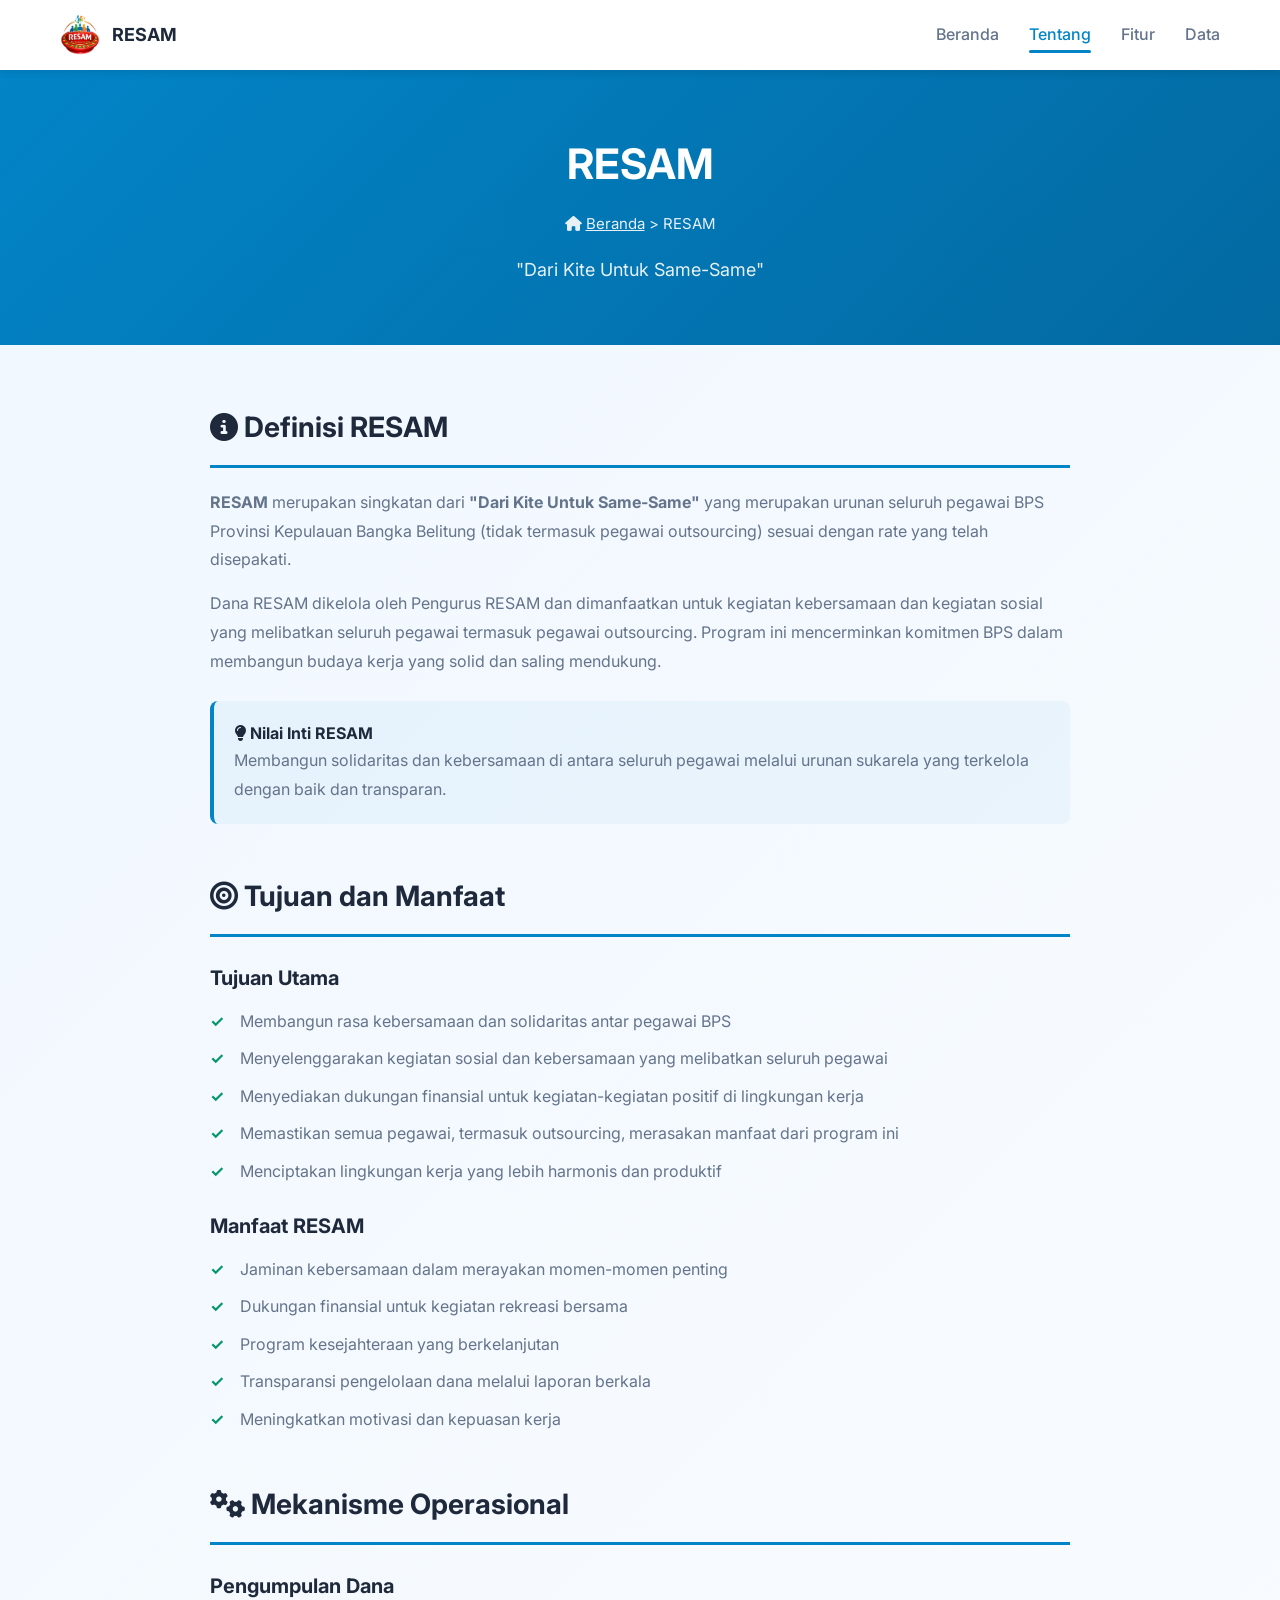
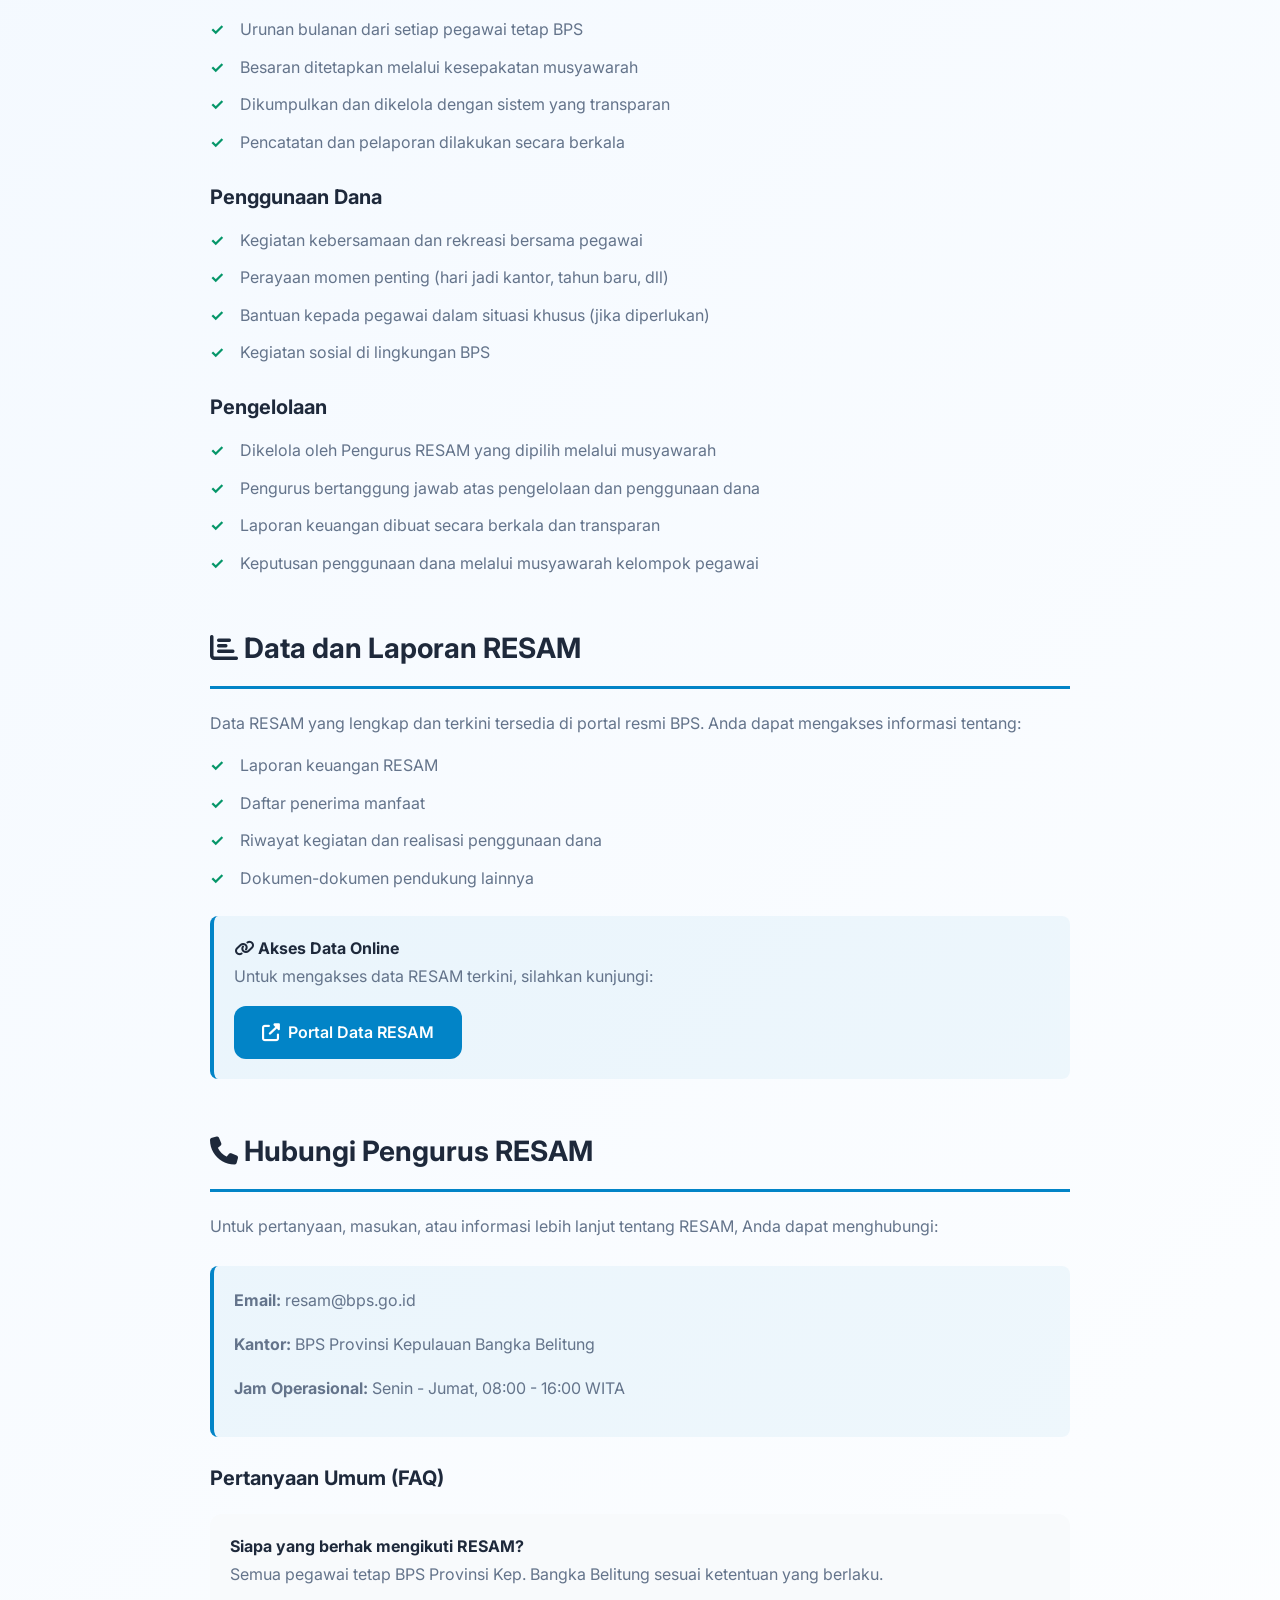
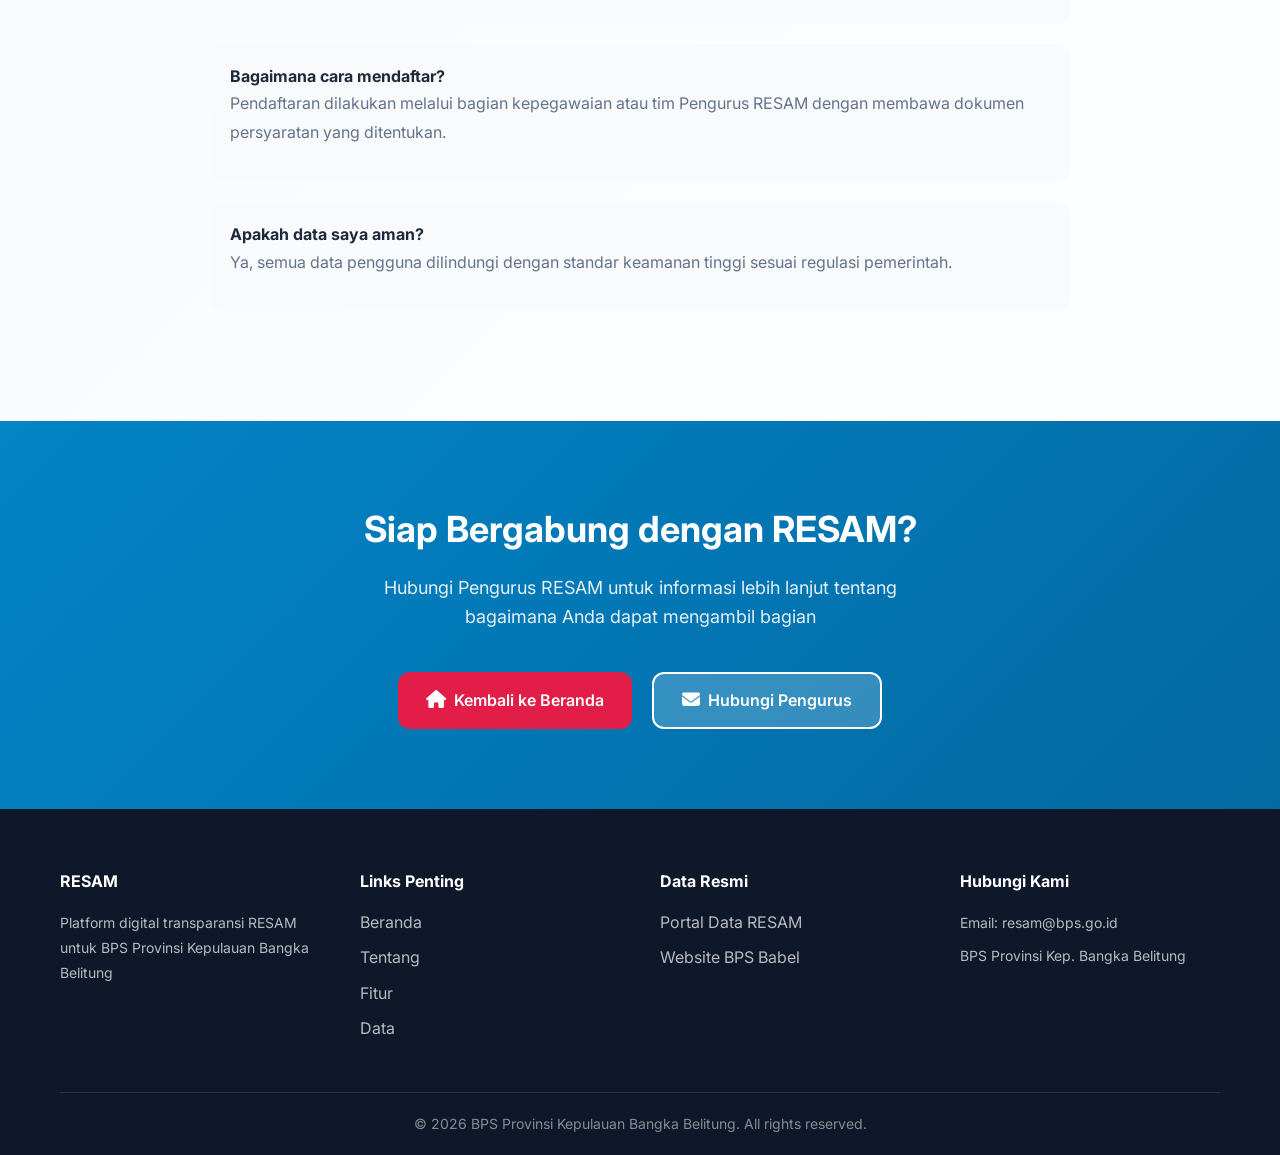
<file: resam.html>
<!DOCTYPE html>
<html lang="id">
<head>
    <meta charset="UTF-8">
    <meta name="viewport" content="width=device-width, initial-scale=1.0">
    <title>RESAM - BPS Provinsi Kep. Bangka Belitung</title>
    <meta name="description" content="Platform digital manajemen RESAM dan DANSOS untuk BPS Provinsi Kepulauan Bangka Belitung">
    <meta name="keywords" content="RESAM, DANSOS, BPS, Bangka Belitung, sosial, kebersamaan">
    <meta name="author" content="BPS Provinsi Kepulauan Bangka Belitung">
    <meta property="og:title" content="RESAM - BPS Provinsi Kep. Bangka Belitung">
    <meta property="og:description" content="Platform digital manajemen RESAM dan DANSOS untuk BPS Provinsi Kepulauan Bangka Belitung">
    <meta property="og:url" content="https://resam-bps.vercel.app/resam.html">
    <meta property="og:type" content="website">
    <meta name="twitter:card" content="summary_large_image">
    <meta name="twitter:title" content="RESAM - BPS Provinsi Kep. Bangka Belitung">
    <meta name="twitter:description" content="Platform digital manajemen RESAM dan DANSOS untuk BPS Provinsi Kepulauan Bangka Belitung">
    <link rel="canonical" href="https://resam-bps.vercel.app/resam.html">
    <link href="https://fonts.googleapis.com/css2?family=Inter:wght@300;400;500;600;700&display=swap" rel="stylesheet">
    <link rel="stylesheet" href="https://cdnjs.cloudflare.com/ajax/libs/font-awesome/6.4.0/css/all.min.css">
    <link rel="stylesheet" href="assets/css/style.css">
    <link rel="icon" href="image/logo.png" type="image/jpeg">
    <link rel="shortcut icon" href="image/logo.png" type="image/jpeg">
    <link rel="apple-touch-icon" href="image/logo.png">
</head>
<body>
    <!-- Navigation -->
    <nav class="navbar">
        <div class="navbar-container">
            <div class="navbar-brand">
                <img src="image/logo.png" alt="Logo RESAM">
                <span>RESAM</span>
            </div>
            <div class="navbar-menu" id="navbarMenu">
                <a href="index.html" class="nav-link">Beranda</a>
                <a href="#tentang" class="nav-link active">Tentang</a>
                <a href="#fitur" class="nav-link">Fitur</a>
                <a href="#data" class="nav-link">Data</a>
            </div>
            <div class="hamburger" id="hamburger">
                <span></span>
                <span></span>
                <span></span>
            </div>
        </div>
    </nav>

    <!-- Page Header -->
    <header class="page-header resam-header">
        <div class="container">
            <h1>RESAM</h1>
            <p class="breadcrumb"><i class="fas fa-home"></i> <a href="index.html" style="color:white">Beranda</a> > RESAM</p>
            <p style="margin-top: 20px; font-size: 18px; opacity: 0.9;">"Dari Kite Untuk Same-Same"</p>
        </div>
    </header>

    <!-- Main Content -->
    <section class="page-content">
        <div class="container">
            <!-- Definisi RESAM -->
            <div class="content-section">
                <h2><i class="fas fa-info-circle"></i> Definisi RESAM</h2>
                <p>
                    <strong>RESAM</strong> merupakan singkatan dari <strong>"Dari Kite Untuk Same-Same"</strong> yang merupakan 
                    urunan seluruh pegawai BPS Provinsi Kepulauan Bangka Belitung (tidak termasuk pegawai outsourcing) 
                    sesuai dengan rate yang telah disepakati.
                </p>
                <p>
                    Dana RESAM dikelola oleh Pengurus RESAM dan dimanfaatkan untuk kegiatan kebersamaan dan kegiatan sosial 
                    yang melibatkan seluruh pegawai termasuk pegawai outsourcing. Program ini mencerminkan komitmen BPS 
                    dalam membangun budaya kerja yang solid dan saling mendukung.
                </p>

                <div class="info-box">
                    <h4><i class="fas fa-lightbulb"></i> Nilai Inti RESAM</h4>
                    <p style="margin: 0;">Membangun solidaritas dan kebersamaan di antara seluruh pegawai melalui urunan sukarela yang terkelola dengan baik dan transparan.</p>
                </div>
            </div>

            <!-- Tujuan RESAM -->
            <div class="content-section">
                <h2><i class="fas fa-bullseye"></i> Tujuan dan Manfaat</h2>
                <h3>Tujuan Utama</h3>
                <ul class="content-list">
                    <li>Membangun rasa kebersamaan dan solidaritas antar pegawai BPS</li>
                    <li>Menyelenggarakan kegiatan sosial dan kebersamaan yang melibatkan seluruh pegawai</li>
                    <li>Menyediakan dukungan finansial untuk kegiatan-kegiatan positif di lingkungan kerja</li>
                    <li>Memastikan semua pegawai, termasuk outsourcing, merasakan manfaat dari program ini</li>
                    <li>Menciptakan lingkungan kerja yang lebih harmonis dan produktif</li>
                </ul>

                <h3>Manfaat RESAM</h3>
                <ul class="content-list">
                    <li>Jaminan kebersamaan dalam merayakan momen-momen penting</li>
                    <li>Dukungan finansial untuk kegiatan rekreasi bersama</li>
                    <li>Program kesejahteraan yang berkelanjutan</li>
                    <li>Transparansi pengelolaan dana melalui laporan berkala</li>
                    <li>Meningkatkan motivasi dan kepuasan kerja</li>
                </ul>
            </div>

            <!-- Mekanisme RESAM -->
            <div class="content-section">
                <h2><i class="fas fa-cogs"></i> Mekanisme Operasional</h2>
                
                <h3>Pengumpulan Dana</h3>
                <ul class="content-list">
                    <li>Urunan bulanan dari setiap pegawai tetap BPS</li>
                    <li>Besaran ditetapkan melalui kesepakatan musyawarah</li>
                    <li>Dikumpulkan dan dikelola dengan sistem yang transparan</li>
                    <li>Pencatatan dan pelaporan dilakukan secara berkala</li>
                </ul>

                <h3>Penggunaan Dana</h3>
                <ul class="content-list">
                    <li>Kegiatan kebersamaan dan rekreasi bersama pegawai</li>
                    <li>Perayaan momen penting (hari jadi kantor, tahun baru, dll)</li>
                    <li>Bantuan kepada pegawai dalam situasi khusus (jika diperlukan)</li>
                    <li>Kegiatan sosial di lingkungan BPS</li>
                </ul>

                <h3>Pengelolaan</h3>
                <ul class="content-list">
                    <li>Dikelola oleh Pengurus RESAM yang dipilih melalui musyawarah</li>
                    <li>Pengurus bertanggung jawab atas pengelolaan dan penggunaan dana</li>
                    <li>Laporan keuangan dibuat secara berkala dan transparan</li>
                    <li>Keputusan penggunaan dana melalui musyawarah kelompok pegawai</li>
                </ul>
            </div>

            <!-- Data dan Laporan -->
            <div class="content-section">
                <h2><i class="fas fa-chart-bar"></i> Data dan Laporan RESAM</h2>
                <p>
                    Data RESAM yang lengkap dan terkini tersedia di portal resmi BPS. 
                    Anda dapat mengakses informasi tentang:
                </p>
                <ul class="content-list">
                    <li>Laporan keuangan RESAM</li>
                    <li>Daftar penerima manfaat</li>
                    <li>Riwayat kegiatan dan realisasi penggunaan dana</li>
                    <li>Dokumen-dokumen pendukung lainnya</li>
                </ul>

                <div class="info-box">
                    <h4><i class="fas fa-link"></i> Akses Data Online</h4>
                    <p>Untuk mengakses data RESAM terkini, silahkan kunjungi:</p>
                    <a href="http://s.bps.go.id/RESAM1900" target="_blank" class="btn btn-primary" style="display: inline-flex;">
                        <i class="fas fa-external-link-alt"></i> Portal Data RESAM
                    </a>
                </div>
            </div>

            <!-- Kontak -->
            <div class="content-section">
                <h2><i class="fas fa-phone"></i> Hubungi Pengurus RESAM</h2>
                <p>Untuk pertanyaan, masukan, atau informasi lebih lanjut tentang RESAM, Anda dapat menghubungi:</p>
                
                <div class="info-box">
                    <p><strong>Email:</strong> resam@bps.go.id</p>
                    <p><strong>Kantor:</strong> BPS Provinsi Kepulauan Bangka Belitung</p>
                    <p><strong>Jam Operasional:</strong> Senin - Jumat, 08:00 - 16:00 WITA</p>
                </div>

                <h3>Pertanyaan Umum (FAQ)</h3>
                <div style="background: var(--bg-light); padding: 20px; border-radius: 12px; margin: 20px 0;">
                    <h4>Siapa yang berhak mengikuti RESAM?</h4>
                    <p>Semua pegawai tetap BPS Provinsi Kep. Bangka Belitung sesuai ketentuan yang berlaku.</p>
                </div>

                <div style="background: var(--bg-light); padding: 20px; border-radius: 12px; margin: 20px 0;">
                    <h4>Bagaimana cara mendaftar?</h4>
                    <p>Pendaftaran dilakukan melalui bagian kepegawaian atau tim Pengurus RESAM dengan membawa dokumen persyaratan yang ditentukan.</p>
                </div>

                <div style="background: var(--bg-light); padding: 20px; border-radius: 12px; margin: 20px 0;">
                    <h4>Apakah data saya aman?</h4>
                    <p>Ya, semua data pengguna dilindungi dengan standar keamanan tinggi sesuai regulasi pemerintah.</p>
                </div>
            </div>
        </div>
    </section>

    <!-- CTA Section -->
    <section class="cta-section">
        <div class="container">
            <h2>Siap Bergabung dengan RESAM?</h2>
            <p>Hubungi Pengurus RESAM untuk informasi lebih lanjut tentang bagaimana Anda dapat mengambil bagian</p>
            <div class="cta-buttons">
                <a href="index.html" class="btn btn-secondary">
                    <i class="fas fa-home"></i> Kembali ke Beranda
                </a>
                <a href="mailto:resam@bps.go.id" class="btn btn-secondary" style="background: rgba(255,255,255,0.2); border: 2px solid white;">
                    <i class="fas fa-envelope"></i> Hubungi Pengurus
                </a>
            </div>
        </div>
    </section>

    <!-- Footer -->
    <footer class="footer">
        <div class="container">
            <div class="footer-content">
                <div class="footer-section">
                    <h4>RESAM</h4>
                    <p>Platform digital transparansi RESAM untuk BPS Provinsi Kepulauan Bangka Belitung</p>
                </div>
                <div class="footer-section">
                    <h4>Links Penting</h4>
                    <ul>
                        <li><a href="index.html">Beranda</a></li>
                        <li><a href="index.html#tentang">Tentang</a></li>
                        <li><a href="index.html#fitur">Fitur</a></li>
                        <li><a href="index.html#data">Data</a></li>
                    </ul>
                </div>
                <div class="footer-section">
                    <h4>Data Resmi</h4>
                    <ul>
                        <li><a href="http://s.bps.go.id/RESAM1900" target="_blank">Portal Data RESAM</a></li>
                        <li><a href="https://babel.bps.go.id" target="_blank">Website BPS Babel</a></li>
                    </ul>
                </div>
                <div class="footer-section">
                    <h4>Hubungi Kami</h4>
                    <p>Email: resam@bps.go.id</p>
                    <p>BPS Provinsi Kep. Bangka Belitung</p>
                </div>
            </div>
            <div class="footer-bottom">
                <p>&copy; 2026 BPS Provinsi Kepulauan Bangka Belitung. All rights reserved.</p>
            </div>
        </div>
    </footer>

    <script type="module" src="assets/js/script.js"></script>
</body>
</html>
</file>
<file: assets/css/style.css>
/* ====== GLOBAL STYLES ====== */
* {
    margin: 0;
    padding: 0;
    box-sizing: border-box;
}

:root {
    --primary-color: #0284c7;
    --primary-dark: #0369a1;
    --secondary-color: #e11d48;
    --secondary-dark: #be123c;
    --success-color: #059669;
    --warning-color: #d97706;
    --text-dark: #1e293b;
    --text-light: #64748b;
    --bg-light: #f8fafc;
    --border-color: #e2e8f0;
    --shadow-sm: 0 1px 2px rgba(0, 0, 0, 0.05);
    --shadow-md: 0 4px 6px rgba(0, 0, 0, 0.07);
    --shadow-lg: 0 10px 30px rgba(0, 0, 0, 0.08);
    --shadow-xl: 0 15px 35px rgba(0, 0, 0, 0.1);
}

html {
    scroll-behavior: smooth;
}

body {
    font-family: 'Inter', -apple-system, BlinkMacSystemFont, 'Segoe UI', sans-serif;
    color: var(--text-dark);
    background: linear-gradient(135deg, #f0f7ff 0%, #ffffff 100%);
    line-height: 1.6;
    overflow-x: hidden;
}

.container {
    max-width: 1200px;
    margin: 0 auto;
    padding: 0 20px;
}

/* ====== NAVBAR ====== */
.navbar {
    background: white;
    box-shadow: var(--shadow-md);
    position: sticky;
    top: 0;
    z-index: 1000;
    padding: 15px 0;
    animation: slideDown 0.3s ease;
}

@keyframes slideDown {
    from {
        transform: translateY(-100%);
        opacity: 0;
    }
    to {
        transform: translateY(0);
        opacity: 1;
    }
}

.navbar-container {
    max-width: 1200px;
    margin: 0 auto;
    padding: 0 20px;
    display: flex;
    justify-content: space-between;
    align-items: center;
}

.navbar-brand {
    display: flex;
    align-items: center;
    gap: 12px;
    font-weight: 700;
    font-size: 18px;
    color: var(--text-dark);
    text-decoration: none;
}

.navbar-brand img {
    width: 40px;
    height: 40px;
}

.navbar-menu {
    display: flex;
    gap: 30px;
    align-items: center;
}

.nav-link {
    text-decoration: none;
    color: var(--text-light);
    font-weight: 500;
    transition: 0.3s ease;
    position: relative;
}

.nav-link:hover,
.nav-link.active {
    color: var(--primary-color);
}

.nav-link.active::after {
    content: '';
    position: absolute;
    bottom: -5px;
    left: 0;
    width: 100%;
    height: 3px;
    background: var(--primary-color);
    border-radius: 2px;
}

.hamburger {
    display: none;
    flex-direction: column;
    cursor: pointer;
    gap: 5px;
}

.hamburger span {
    width: 25px;
    height: 3px;
    background: var(--text-dark);
    border-radius: 2px;
    transition: 0.3s ease;
}

.hamburger.active span:nth-child(1) {
    transform: rotate(45deg) translate(8px, 8px);
}

.hamburger.active span:nth-child(2) {
    opacity: 0;
}

.hamburger.active span:nth-child(3) {
    transform: rotate(-45deg) translate(8px, -8px);
}

/* ====== HERO SECTION ====== */
.hero-section {
    padding: 80px 0;
    background: linear-gradient(135deg, rgba(2, 132, 199, 0.1) 0%, rgba(225, 29, 72, 0.05) 100%);
    text-align: center;
}

.hero-content {
    animation: fadeInUp 0.8s ease;
}

@keyframes fadeInUp {
    from {
        opacity: 0;
        transform: translateY(30px);
    }
    to {
        opacity: 1;
        transform: translateY(0);
    }
}

.hero-section h1 {
    font-size: 48px;
    font-weight: 700;
    margin-bottom: 15px;
    color: var(--text-dark);
    line-height: 1.2;
}

.hero-subtitle {
    font-size: 24px;
    color: var(--primary-color);
    font-weight: 600;
    margin-bottom: 10px;
}

.hero-description {
    font-size: 18px;
    color: var(--text-light);
    margin-bottom: 40px;
    max-width: 600px;
    margin-left: auto;
    margin-right: auto;
}

.hero-buttons {
    display: flex;
    gap: 20px;
    justify-content: center;
    flex-wrap: wrap;
}

/* ====== BUTTONS ====== */
.btn {
    display: inline-flex;
    align-items: center;
    justify-content: center;
    gap: 8px;
    padding: 14px 28px;
    border-radius: 12px;
    text-decoration: none;
    font-weight: 600;
    font-size: 16px;
    border: none;
    cursor: pointer;
    transition: 0.3s ease;
    white-space: nowrap;
}

.btn i {
    font-size: 18px;
}

.btn-primary {
    background: var(--primary-color);
    color: white;
}

.btn-primary:hover {
    background: var(--primary-dark);
    transform: translateY(-2px);
    box-shadow: var(--shadow-lg);
}

.btn-secondary {
    background: var(--secondary-color);
    color: white;
}

.btn-secondary:hover {
    background: var(--secondary-dark);
    transform: translateY(-2px);
    box-shadow: var(--shadow-lg);
}

.btn-resam {
    background: linear-gradient(135deg, #0284c7, #0369a1);
    color: white;
    width: 100%;
    justify-content: center;
}

.btn-resam:hover {
    box-shadow: 0 10px 20px rgba(2, 132, 199, 0.3);
    transform: translateY(-2px);
}

.btn-dansos {
    background: linear-gradient(135deg, #e11d48, #be123c);
    color: white;
    width: 100%;
    justify-content: center;
}

.btn-dansos:hover {
    box-shadow: 0 10px 20px rgba(225, 29, 72, 0.3);
    transform: translateY(-2px);
}

.btn-link {
    background: var(--bg-light);
    color: var(--primary-color);
    border: 2px solid var(--primary-color);
    width: 100%;
    justify-content: center;
    margin-top: 10px;
}

.btn-link:hover {
    background: var(--primary-color);
    color: white;
}

/* ====== FEATURES SECTION ====== */
.features-section {
    padding: 80px 0;
    background: white;
}

.features-section h2 {
    text-align: center;
    font-size: 36px;
    margin-bottom: 50px;
    color: var(--text-dark);
}

.features-grid {
    display: grid;
    grid-template-columns: repeat(auto-fit, minmax(250px, 1fr));
    gap: 30px;
}

.feature-card {
    text-align: center;
    padding: 30px;
    border-radius: 16px;
    background: var(--bg-light);
    transition: 0.3s ease;
}

.feature-card:hover {
    transform: translateY(-5px);
    box-shadow: var(--shadow-lg);
    background: white;
}

.feature-icon {
    width: 70px;
    height: 70px;
    border-radius: 16px;
    display: flex;
    align-items: center;
    justify-content: center;
    font-size: 30px;
    margin: 0 auto 20px;
}

.feature-icon.blue {
    background: rgba(2, 132, 199, 0.1);
    color: var(--primary-color);
}

.feature-icon.green {
    background: rgba(5, 150, 105, 0.1);
    color: var(--success-color);
}

.feature-icon.purple {
    background: rgba(139, 92, 246, 0.1);
    color: #8b5cf6;
}

.feature-icon.orange {
    background: rgba(217, 119, 6, 0.1);
    color: var(--warning-color);
}

.feature-card h3 {
    font-size: 20px;
    margin-bottom: 12px;
    color: var(--text-dark);
}

.feature-card p {
    color: var(--text-light);
    font-size: 15px;
}

/* ====== PROGRAMS SECTION ====== */
.programs-section {
    padding: 80px 0;
}

.programs-section h2 {
    text-align: center;
    font-size: 36px;
    margin-bottom: 50px;
    color: var(--text-dark);
}

.programs-grid {
    display: grid;
    grid-template-columns: repeat(auto-fit, minmax(350px, 1fr));
    gap: 40px;
}

.program-card {
    background: white;
    border-radius: 20px;
    overflow: hidden;
    box-shadow: var(--shadow-lg);
    transition: 0.4s ease;
    display: flex;
    flex-direction: column;
}

.program-card:hover {
    transform: translateY(-10px);
    box-shadow: var(--shadow-xl);
}

.program-header {
    padding: 30px;
    color: white;
    text-align: center;
}

.resam-header {
    background: linear-gradient(135deg, #0284c7, #0369a1);
}

.dansos-header {
    background: linear-gradient(135deg, #e11d48, #be123c);
}

.program-header h3 {
    font-size: 28px;
    margin-bottom: 8px;
}

.program-header .subtitle {
    font-size: 14px;
    opacity: 0.9;
    font-weight: 500;
}

.program-content {
    padding: 30px;
    flex: 1;
    display: flex;
    flex-direction: column;
}

.program-icon {
    font-size: 48px;
    margin-bottom: 20px;
    display: flex;
    justify-content: center;
}

.resam-icon {
    color: var(--primary-color);
}

.dansos-icon {
    color: var(--secondary-color);
}

.program-description {
    font-size: 16px;
    color: var(--text-light);
    margin-bottom: 20px;
    line-height: 1.6;
}

.program-details {
    display: flex;
    flex-direction: column;
    gap: 15px;
}

.detail-item {
    display: flex;
    align-items: center;
    gap: 12px;
    color: var(--text-light);
    font-size: 15px;
}

.detail-item i {
    color: var(--success-color);
    font-size: 18px;
}

.program-footer {
    padding: 0 30px 30px;
    display: flex;
    flex-direction: column;
    gap: 12px;
}

/* ====== STATS SECTION ====== */
.stats-section {
    padding: 80px 0;
    background: linear-gradient(135deg, rgba(2, 132, 199, 0.08) 0%, rgba(225, 29, 72, 0.08) 100%);
}

.stats-grid {
    display: grid;
    grid-template-columns: repeat(auto-fit, minmax(200px, 1fr));
    gap: 30px;
}

.stat-card {
    text-align: center;
    padding: 40px 30px;
    background: white;
    border-radius: 16px;
    box-shadow: var(--shadow-md);
    transition: 0.3s ease;
}

.stat-card:hover {
    transform: translateY(-5px);
    box-shadow: var(--shadow-lg);
}

.stat-number {
    font-size: 42px;
    font-weight: 700;
    color: var(--primary-color);
    margin-bottom: 10px;
}

.stat-label {
    font-size: 18px;
    font-weight: 600;
    color: var(--text-dark);
    margin-bottom: 8px;
}

.stat-desc {
    color: var(--text-light);
    font-size: 14px;
}

/* ====== CTA SECTION ====== */
.cta-section {
    padding: 80px 0;
    background: linear-gradient(135deg, #0284c7, #0369a1);
    color: white;
    text-align: center;
}

.cta-section h2 {
    font-size: 36px;
    margin-bottom: 15px;
}

.cta-section p {
    font-size: 18px;
    margin-bottom: 40px;
    opacity: 0.9;
    max-width: 600px;
    margin-left: auto;
    margin-right: auto;
}

.cta-buttons {
    display: flex;
    gap: 20px;
    justify-content: center;
    flex-wrap: wrap;
}

/* ====== FOOTER ====== */
.footer {
    background: #0f172a;
    color: white;
    padding: 60px 0 20px;
}

.footer-content {
    display: grid;
    grid-template-columns: repeat(auto-fit, minmax(250px, 1fr));
    gap: 40px;
    margin-bottom: 40px;
}

.footer-section h4 {
    margin-bottom: 15px;
    font-size: 16px;
}

.footer-section p {
    color: rgba(255, 255, 255, 0.7);
    font-size: 14px;
    line-height: 1.8;
    margin-bottom: 8px;
}

.footer-section ul {
    list-style: none;
}

.footer-section ul li {
    margin-bottom: 10px;
}

.footer-section a {
    color: rgba(255, 255, 255, 0.7);
    text-decoration: none;
    transition: 0.3s ease;
}

.footer-section a:hover {
    color: var(--primary-color);
}

.footer-bottom {
    border-top: 1px solid rgba(255, 255, 255, 0.1);
    padding-top: 20px;
    text-align: center;
    color: rgba(255, 255, 255, 0.5);
    font-size: 14px;
}

/* ====== DETAIL PAGES ====== */
.page-header {
    background: linear-gradient(135deg, #0284c7, #0369a1);
    color: white;
    padding: 60px 0;
    text-align: center;
}

.page-header h1 {
    font-size: 42px;
    margin-bottom: 15px;
}

.page-header .breadcrumb {
    opacity: 0.9;
    font-size: 15px;
}

.page-content {
    padding: 60px 0;
    max-width: 900px;
    margin: 0 auto;
}

.content-section {
    margin-bottom: 50px;
}

.content-section h2 {
    font-size: 28px;
    margin-bottom: 20px;
    color: var(--text-dark);
    padding-bottom: 15px;
    border-bottom: 3px solid var(--primary-color);
}

.content-section h3 {
    font-size: 20px;
    margin-top: 25px;
    margin-bottom: 15px;
    color: var(--text-dark);
}

.content-section p {
    color: var(--text-light);
    line-height: 1.8;
    margin-bottom: 15px;
    font-size: 16px;
}

.content-list {
    list-style: none;
    padding-left: 0;
}

.content-list li {
    padding-left: 30px;
    margin-bottom: 12px;
    position: relative;
    color: var(--text-light);
    line-height: 1.6;
}

.content-list li:before {
    content: '✓';
    position: absolute;
    left: 0;
    color: var(--success-color);
    font-weight: bold;
}

.info-box {
    background: rgba(2, 132, 199, 0.05);
    border-left: 4px solid var(--primary-color);
    padding: 20px;
    border-radius: 8px;
    margin: 25px 0;
}

.info-box.danger {
    background: rgba(225, 29, 72, 0.05);
    border-left-color: var(--secondary-color);
}

.table-responsive {
    overflow-x: auto;
    margin: 25px 0;
}

table {
    width: 100%;
    border-collapse: collapse;
    background: white;
    box-shadow: var(--shadow-sm);
    border-radius: 8px;
    overflow: hidden;
}

th {
    background: linear-gradient(135deg, #0284c7, #0369a1);
    color: white;
    padding: 15px;
    text-align: left;
    font-weight: 600;
}

td {
    padding: 15px;
    border-bottom: 1px solid var(--border-color);
}

tr:hover {
    background: var(--bg-light);
}

/* ====== RESPONSIVE DESIGN ====== */
@media (max-width: 768px) {
    .navbar-menu {
        display: none;
        position: absolute;
        top: 70px;
        left: 0;
        right: 0;
        background: white;
        flex-direction: column;
        padding: 20px;
        gap: 15px;
        box-shadow: var(--shadow-lg);
    }

    .navbar-menu.active {
        display: flex;
    }

    .hamburger {
        display: flex;
    }

    .hero-section h1 {
        font-size: 32px;
    }

    .hero-subtitle {
        font-size: 18px;
    }

    .hero-description {
        font-size: 16px;
    }

    .hero-buttons {
        flex-direction: column;
        align-items: center;
    }

    .btn {
        width: 100%;
    }

    .programs-grid {
        grid-template-columns: 1fr;
    }

    .features-grid {
        grid-template-columns: 1fr;
    }

    .page-header h1 {
        font-size: 28px;
    }

    .content-section h2 {
        font-size: 22px;
    }

    .footer-content {
        grid-template-columns: 1fr;
    }
}

@media (max-width: 480px) {
    .navbar-brand {
        gap: 8px;
        font-size: 16px;
    }

    .navbar-brand img {
        width: 35px;
        height: 35px;
    }

    .hero-section {
        padding: 50px 0;
    }

    .hero-section h1 {
        font-size: 24px;
    }

    .features-section h2,
    .programs-section h2 {
        font-size: 26px;
    }

    .feature-icon {
        width: 60px;
        height: 60px;
        font-size: 24px;
    }

    .stat-number {
        font-size: 32px;
    }

    .cta-section h2 {
        font-size: 26px;
    }

    .cta-section p {
        font-size: 15px;
    }

    table {
        font-size: 14px;
    }

    th, td {
        padding: 10px;
    }
}

/* ====== DASHBOARD STYLES ====== */
.dashboard-summary {
    display: grid;
    grid-template-columns: repeat(auto-fit, minmax(220px, 1fr));
    gap: 20px;
    margin-bottom: 40px;
}

.summary-card {
    background: white;
    border-radius: 12px;
    padding: 20px;
    display: flex;
    gap: 15px;
    box-shadow: 0 1px 3px rgba(0, 0, 0, 0.1);
    transition: 0.3s ease;
}

.highlight-grid {
    display: grid;
    grid-template-columns: repeat(auto-fit, minmax(220px, 1fr));
    gap: 20px;
    margin-bottom: 40px;
}

.highlight-card {
    background: white;
    padding: 22px;
    border-radius: 16px;
    box-shadow: var(--shadow-md);
    transition: transform 0.3s ease, box-shadow 0.3s ease;
}

.highlight-card:hover {
    transform: translateY(-4px);
    box-shadow: var(--shadow-lg);
}

.highlight-title {
    font-size: 13px;
    font-weight: 700;
    color: #475569;
    text-transform: uppercase;
    letter-spacing: 0.5px;
    margin-bottom: 10px;
}

.highlight-number {
    font-size: 24px;
    font-weight: 700;
    color: var(--text-dark);
    margin-bottom: 8px;
}

.highlight-meta {
    font-size: 13px;
    color: #64748b;
}

.summary-card:hover {
    transform: translateY(-3px);
    box-shadow: 0 4px 12px rgba(0, 0, 0, 0.15);
}

.summary-icon {
    width: 60px;
    height: 60px;
    border-radius: 10px;
    display: flex;
    align-items: center;
    justify-content: center;
    color: white;
    font-size: 24px;
    flex-shrink: 0;
}

.summary-content {
    flex: 1;
}

.summary-label {
    font-size: 12px;
    color: #64748b;
    font-weight: 600;
    text-transform: uppercase;
    letter-spacing: 0.5px;
    margin-bottom: 5px;
}

.summary-number {
    font-size: 18px;
    font-weight: 700;
    color: #1e293b;
    margin-bottom: 3px;
}

.summary-period {
    font-size: 12px;
    color: #94a3b8;
}

.charts-grid {
    display: grid;
    grid-template-columns: repeat(auto-fit, minmax(300px, 1fr));
    gap: 20px;
    margin-bottom: 40px;
}

.chart-container {
    border: 1px solid #e2e8f0;
    background: white;
    padding: 20px;
    border-radius: 16px;
    box-shadow: var(--shadow-md);
    min-height: 240px;
}

.chart-container canvas {
    width: 100% !important;
    height: 220px !important;
}

.chart-details-panel {
    background: #ffffff;
    border: 1px solid #e2e8f0;
    padding: 20px;
    border-radius: 16px;
    box-shadow: var(--shadow-md);
    margin-bottom: 40px;
}

.chart-details-title {
    font-weight: 700;
    color: #0f172a;
    margin-bottom: 10px;
}

.chart-details-content {
    display: grid;
    gap: 10px;
    color: #475569;
    font-size: 14px;
}

.chart-details-content span {
    display: block;
    font-weight: 600;
    color: #0f172a;
}

.chart-title {
    font-size: 16px;
    font-weight: 700;
    margin-bottom: 15px;
    color: var(--text-dark);
}

.table-header-row {
    display: flex;
    justify-content: space-between;
    align-items: flex-start;
    gap: 15px;
    flex-wrap: wrap;
}

.table-actions {
    display: flex;
    gap: 15px;
    flex-wrap: wrap;
    align-items: center;
    margin-bottom: 20px;
}

.filter-row {
    display: flex;
    align-items: center;
    gap: 12px;
    margin-bottom: 30px;
    flex-wrap: wrap;
}

.filter-row label {
    font-size: 14px;
    color: #475569;
    font-weight: 600;
}

.filter-row select {
    padding: 12px 14px;
    border: 1px solid #cbd5e1;
    border-radius: 12px;
    min-width: 220px;
    background: white;
    color: #0f172a;
}

.table-actions input {
    flex: 1;
    min-width: 250px;
    padding: 12px 16px;
    border: 1px solid #cbd5e1;
    border-radius: 12px;
    outline: none;
    transition: border-color 0.2s ease;
}

.table-actions input:focus {
    border-color: var(--primary-color);
}

.datatable-controls {
    display: flex;
    justify-content: space-between;
    align-items: center;
    gap: 16px;
    margin-bottom: 20px;
    flex-wrap: wrap;
}

.datatable-page-size {
    display: flex;
    align-items: center;
    gap: 10px;
}

.datatable-page-size label {
    font-size: 14px;
    color: #475569;
    font-weight: 600;
}

.datatable-page-size select {
    padding: 10px 12px;
    border: 1px solid #cbd5e1;
    border-radius: 10px;
    background: white;
    color: #0f172a;
}

.datatable-pagination {
    display: flex;
    align-items: center;
    gap: 10px;
}

.datatable-pagination span {
    font-size: 14px;
    color: #475569;
    min-width: 85px;
    text-align: center;
}

.table-responsive {
    max-height: 520px;
    overflow: auto;
}

#excelTable {
    min-width: 800px;
}

#excelTable th {
    background: #edf2ff;
    color: #0f172a;
}

#excelTable tbody tr:nth-child(odd) {
    background: #f8fafc;
}

#excelTable tbody tr:hover {
    background: #e2e8f0;
}

.btn-small {
    padding: 12px 18px;
    font-size: 14px;
}

.editable-cell {
    background: #eef2ff;
}

.kegiatan-list {
    display: flex;
    flex-direction: column;
    gap: 15px;
}

.kegiatan-item {
    display: flex;
    gap: 15px;
    padding: 15px;
    background: #f8fafc;
    border-radius: 8px;
    border-left: 4px solid #0284c7;
    transition: 0.3s ease;
}

.kegiatan-item:hover {
    background: #f1f5f9;
    border-left-color: #0369a1;
}

.kegiatan-date {
    font-size: 12px;
    color: #0284c7;
    font-weight: 600;
    min-width: 80px;
    text-transform: uppercase;
}

.kegiatan-info {
    flex: 1;
}

.kegiatan-nama {
    font-size: 14px;
    font-weight: 600;
    color: #1e293b;
    margin-bottom: 3px;
}

.kegiatan-nominal {
    font-size: 12px;
    color: #10b981;
    font-weight: 600;
}

.rate-grid {
    display: grid;
    grid-template-columns: repeat(auto-fit, minmax(140px, 1fr));
    gap: 15px;
}

.rate-item {
    background: linear-gradient(135deg, rgba(2, 132, 199, 0.05), rgba(2, 132, 199, 0.1));
    border: 1px solid rgba(2, 132, 199, 0.2);
    border-radius: 8px;
    padding: 15px;
    text-align: center;
    transition: 0.3s ease;
}

.rate-item:hover {
    background: linear-gradient(135deg, rgba(2, 132, 199, 0.1), rgba(2, 132, 199, 0.15));
    border-color: rgba(2, 132, 199, 0.4);
    transform: translateY(-2px);
    box-shadow: 0 4px 12px rgba(2, 132, 199, 0.15);
}

.grade-label {
    font-size: 12px;
    color: #0284c7;
    font-weight: 700;
    text-transform: uppercase;
    letter-spacing: 0.5px;
    margin-bottom: 8px;
}

.grade-nominal {
    font-size: 14px;
    font-weight: 700;
    color: #1e293b;
}

@media (max-width: 768px) {
    .dashboard-summary {
        grid-template-columns: repeat(2, 1fr);
        gap: 15px;
    }

    .summary-icon {
        width: 50px;
        height: 50px;
        font-size: 20px;
    }

    .summary-number {
        font-size: 16px;
    }

    .charts-grid {
        grid-template-columns: 1fr;
    }

    .rate-grid {
        grid-template-columns: repeat(2, 1fr);
    }
}

@media (max-width: 480px) {
    .dashboard-summary {
        grid-template-columns: 1fr;
    }

    .rate-grid {
        grid-template-columns: 1fr;
    }

    .kegiatan-item {
        flex-direction: column;
        gap: 10px;
    }
}
</file>
